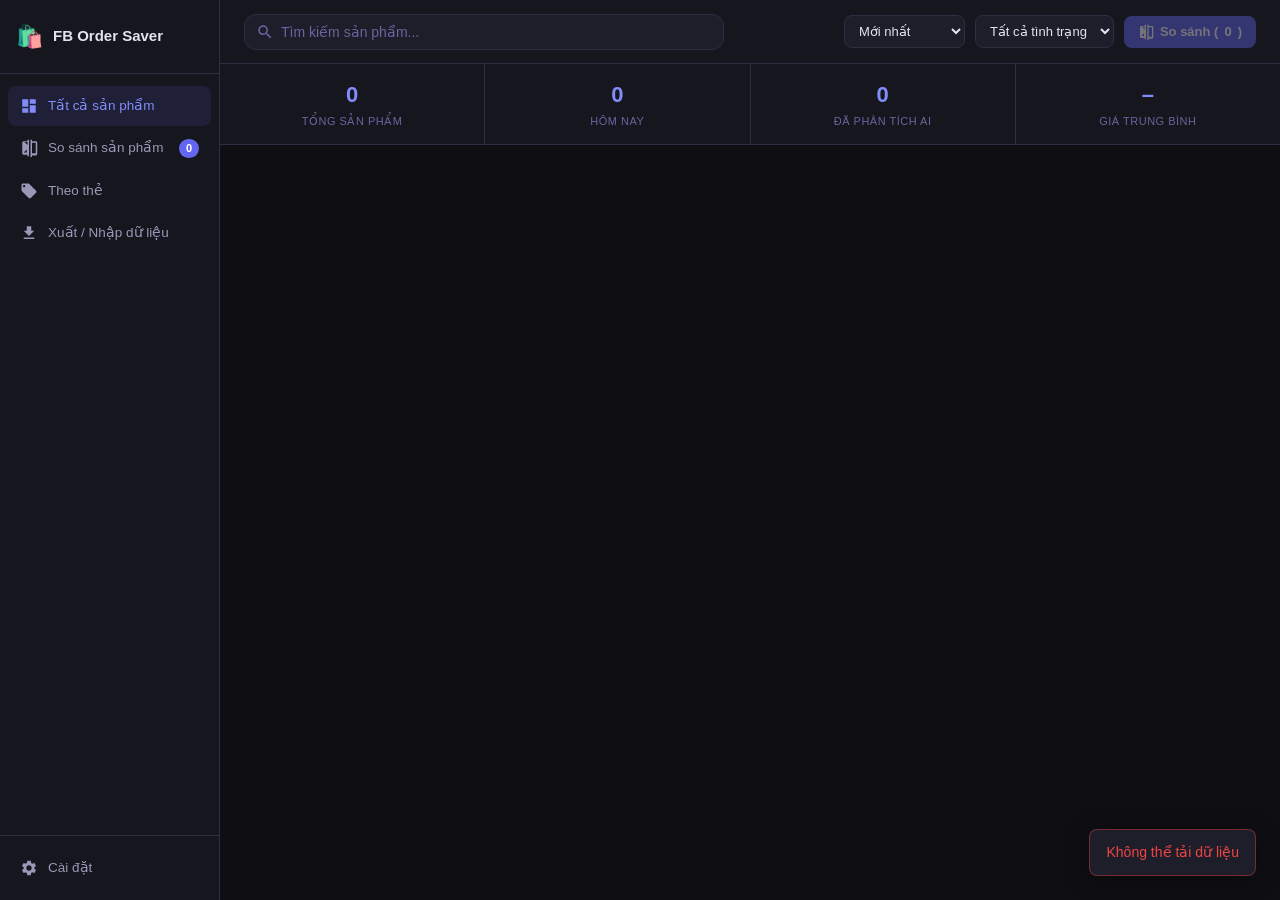
<file: dashboard/index.html>
<!DOCTYPE html>
<html lang="vi">
<head>
  <meta charset="UTF-8" />
  <meta name="viewport" content="width=device-width, initial-scale=1.0" />
  <title>FB Order Saver – Dashboard</title>
  <link rel="stylesheet" href="dashboard.css" />
</head>
<body>
  <!-- Sidebar -->
  <aside class="sidebar">
    <div class="sidebar-logo">
      <span class="logo-icon">🛍️</span>
      <span class="logo-text">FB Order Saver</span>
    </div>
    <nav class="sidebar-nav">
      <a href="#" class="nav-item active" data-view="all">
        <svg viewBox="0 0 24 24"><path d="M3 13h8V3H3v10zm0 8h8v-6H3v6zm10 0h8V11h-8v10zm0-18v6h8V3h-8z"/></svg>
        Tất cả sản phẩm
      </a>
      <a href="#" class="nav-item" data-view="compare">
        <svg viewBox="0 0 24 24"><path d="M10 3H5c-1.1 0-2 .9-2 2v14c0 1.1.9 2 2 2h5v2h2V1h-2v2zm0 15H5l4-4v4zm0-10-4-4h4v4zm4-4v20h2v-2h5c1.1 0 2-.9 2-2V5c0-1.1-.9-2-2-2h-5V1h-2zm2 18V5h5v14h-5z"/></svg>
        So sánh sản phẩm
        <span class="compare-badge" id="compareBadge">0</span>
      </a>
      <a href="#" class="nav-item" data-view="tags">
        <svg viewBox="0 0 24 24"><path d="M21.41 11.58l-9-9C12.05 2.22 11.55 2 11 2H4c-1.1 0-2 .9-2 2v7c0 .55.22 1.05.59 1.42l9 9c.36.36.86.58 1.41.58.55 0 1.05-.22 1.41-.59l7-7c.37-.36.59-.86.59-1.41 0-.55-.23-1.06-.59-1.42zM5.5 7C4.67 7 4 6.33 4 5.5S4.67 4 5.5 4 7 4.67 7 5.5 6.33 7 5.5 7z"/></svg>
        Theo thẻ
      </a>
      <a href="#" class="nav-item" data-view="export">
        <svg viewBox="0 0 24 24"><path d="M19 9h-4V3H9v6H5l7 7 7-7zM5 18v2h14v-2H5z"/></svg>
        Xuất / Nhập dữ liệu
      </a>
    </nav>
    <div class="sidebar-footer">
      <a href="../settings/settings.html" class="nav-item" target="_blank">
        <svg viewBox="0 0 24 24"><path d="M19.14,12.94c0.04-0.3,0.06-0.61,0.06-0.94c0-0.32-0.02-0.64-0.07-0.94l2.03-1.58c0.18-0.14,0.23-0.41,0.12-0.61 l-1.92-3.32c-0.12-0.22-0.37-0.29-0.59-0.22l-2.39,0.96c-0.5-0.38-1.03-0.7-1.62-0.94L14.4,2.81c-0.04-0.24-0.24-0.41-0.48-0.41 h-3.84c-0.24,0-0.43,0.17-0.47,0.41L9.25,5.35C8.66,5.59,8.12,5.92,7.63,6.29L5.24,5.33c-0.22-0.08-0.47,0-0.59,0.22L2.74,8.87 C2.62,9.08,2.66,9.34,2.86,9.48l2.03,1.58C4.84,11.36,4.8,11.69,4.8,12s0.02,0.64,0.07,0.94l-2.03,1.58 c-0.18,0.14-0.23,0.41-0.12,0.61l1.92,3.32c0.12,0.22,0.37,0.29,0.59,0.22l2.39-0.96c0.5,0.38,1.03,0.7,1.62,0.94l0.36,2.54 c0.05,0.24,0.24,0.41,0.48,0.41h3.84c0.24,0,0.44-0.17,0.47-0.41l0.36-2.54c0.59-0.24,1.13-0.56,1.62-0.94l2.39,0.96 c0.22,0.08,0.47,0,0.59-0.22l1.92-3.32c0.12-0.22,0.07-0.47-0.12-0.61L19.14,12.94z M12,15.6c-1.98,0-3.6-1.62-3.6-3.6 s1.62-3.6,3.6-3.6s3.6,1.62,3.6,3.6S13.98,15.6,12,15.6z"/></svg>
        Cài đặt
      </a>
    </div>
  </aside>

  <!-- Main content -->
  <main class="main">
    <!-- Header bar -->
    <header class="topbar">
      <div class="search-wrap">
        <svg class="search-icon" viewBox="0 0 24 24"><path d="M15.5 14h-.79l-.28-.27C15.41 12.59 16 11.11 16 9.5 16 5.91 13.09 3 9.5 3S3 5.91 3 9.5 5.91 16 9.5 16c1.61 0 3.09-.59 4.23-1.57l.27.28v.79l5 4.99L20.49 19l-4.99-5zm-6 0C7.01 14 5 11.99 5 9.5S7.01 5 9.5 5 14 7.01 14 9.5 11.99 14 9.5 14z"/></svg>
        <input type="text" id="searchInput" class="search-input" placeholder="Tìm kiếm sản phẩm..." />
        <button class="search-clear" id="searchClear" hidden>✕</button>
      </div>
      <div class="topbar-actions">
        <select id="sortSelect" class="select-control">
          <option value="savedAt_desc">Mới nhất</option>
          <option value="savedAt_asc">Cũ nhất</option>
          <option value="price_asc">Giá tăng dần</option>
          <option value="price_desc">Giá giảm dần</option>
          <option value="title_asc">Tên A-Z</option>
        </select>
        <select id="filterCondition" class="select-control">
          <option value="">Tất cả tình trạng</option>
          <option value="new">Mới</option>
          <option value="like_new">Như mới</option>
          <option value="used">Đã qua sử dụng</option>
          <option value="old">Cũ</option>
        </select>
        <button class="btn btn-primary" id="compareBtn" disabled>
          <svg viewBox="0 0 24 24"><path d="M10 3H5c-1.1 0-2 .9-2 2v14c0 1.1.9 2 2 2h5v2h2V1h-2v2zm0 15H5l4-4v4zm0-10-4-4h4v4zm4-4v20h2v-2h5c1.1 0 2-.9 2-2V5c0-1.1-.9-2-2-2h-5V1h-2zm2 18V5h5v14h-5z"/></svg>
          So sánh (<span id="compareCount">0</span>)
        </button>
      </div>
    </header>

    <!-- Stats bar -->
    <div class="stats-bar" id="statsBar">
      <div class="stat-item">
        <span class="stat-value" id="totalCount">0</span>
        <span class="stat-label">Tổng sản phẩm</span>
      </div>
      <div class="stat-item">
        <span class="stat-value" id="todayCount">0</span>
        <span class="stat-label">Hôm nay</span>
      </div>
      <div class="stat-item">
        <span class="stat-value" id="analyzedCount">0</span>
        <span class="stat-label">Đã phân tích AI</span>
      </div>
      <div class="stat-item">
        <span class="stat-value" id="avgPrice">–</span>
        <span class="stat-label">Giá trung bình</span>
      </div>
    </div>

    <!-- View: All products -->
    <div id="viewAll" class="view active">
      <div class="products-grid" id="productsGrid">
        <!-- Products rendered here -->
      </div>
      <div class="empty-state" id="emptyState" hidden>
        <div class="empty-icon">📦</div>
        <h3>Chưa có sản phẩm nào</h3>
        <p>Hãy vào Facebook và nhấn nút "Lưu đơn hàng" trên các bài đăng.</p>
      </div>
      <div class="loading-state" id="loadingState">
        <div class="spinner"></div>
        <p>Đang tải...</p>
      </div>
    </div>

    <!-- View: Compare -->
    <div id="viewCompare" class="view">
      <div class="compare-header">
        <h2>So sánh sản phẩm</h2>
        <p class="compare-hint">Chọn sản phẩm từ danh sách (tối đa 4) để so sánh</p>
        <button class="btn btn-ghost" id="clearCompare">Xóa tất cả</button>
      </div>
      <div class="compare-table-wrap" id="compareTableWrap">
        <div class="compare-empty">
          <p>Chưa chọn sản phẩm nào để so sánh.</p>
          <button class="btn btn-primary" onclick="setView('all')">Chọn sản phẩm</button>
        </div>
      </div>
      <div class="ai-compare-result" id="aiCompareResult" hidden>
        <h3>🤖 Phân tích AI</h3>
        <div id="aiCompareContent"></div>
      </div>
    </div>

    <!-- View: Tags -->
    <div id="viewTags" class="view">
      <div class="tags-container" id="tagsContainer">
        <div class="loading-state"><div class="spinner"></div></div>
      </div>
    </div>

    <!-- View: Export -->
    <div id="viewExport" class="view">
      <div class="export-section">
        <h2>Xuất / Nhập dữ liệu</h2>
        <div class="export-cards">
          <div class="export-card">
            <div class="export-card-icon">📤</div>
            <h3>Xuất dữ liệu</h3>
            <p>Tải xuống toàn bộ dữ liệu sản phẩm dưới dạng JSON.</p>
            <button class="btn btn-primary" id="exportBtn">Xuất JSON</button>
          </div>
          <div class="export-card">
            <div class="export-card-icon">📥</div>
            <h3>Nhập dữ liệu</h3>
            <p>Nhập dữ liệu từ file JSON đã xuất trước đó.</p>
            <input type="file" id="importFile" accept=".json" hidden />
            <button class="btn btn-secondary" id="importBtn">Chọn file JSON</button>
          </div>
          <div class="export-card">
            <div class="export-card-icon">🗑️</div>
            <h3>Xóa dữ liệu</h3>
            <p>Xóa toàn bộ sản phẩm đã lưu. Hành động này không thể hoàn tác.</p>
            <button class="btn btn-danger" id="deleteAllBtn">Xóa tất cả</button>
          </div>
        </div>
      </div>
    </div>
  </main>

  <!-- Product detail modal -->
  <div class="modal-overlay" id="modalOverlay" hidden>
    <div class="modal" id="productModal">
      <button class="modal-close" id="modalClose">✕</button>
      <div class="modal-content" id="modalContent"></div>
    </div>
  </div>

  <!-- Compare AI loading overlay -->
  <div class="ai-loading-overlay" id="aiLoadingOverlay" hidden>
    <div class="ai-loading-box">
      <div class="spinner large"></div>
      <p>AI đang phân tích và so sánh...</p>
    </div>
  </div>

  <!-- Toast container -->
  <div class="toast-container" id="toastContainer"></div>

  <script src="dashboard.js"></script>
</body>
</html>
</file>
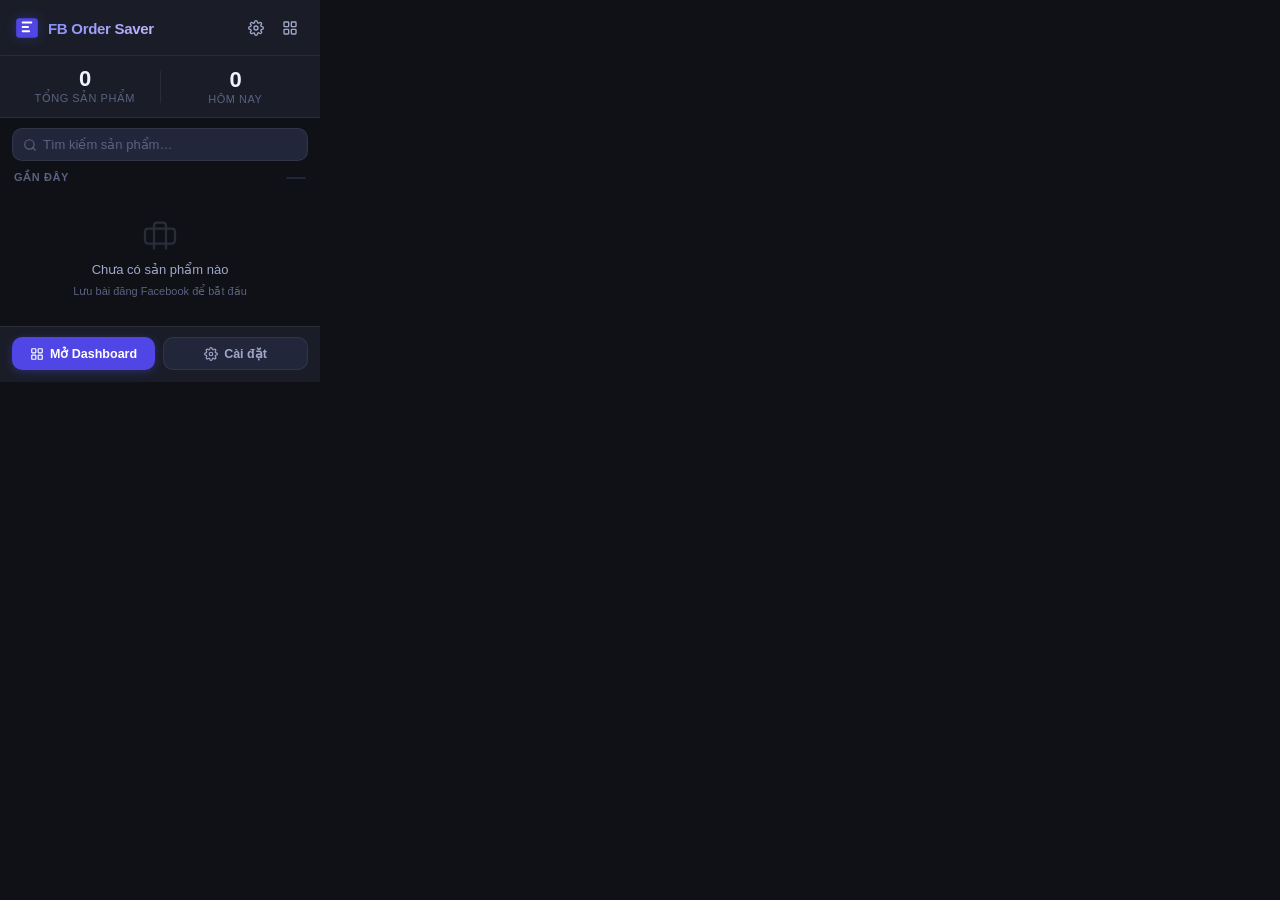
<file: popup/popup.html>
<!DOCTYPE html>
<html lang="vi">
<head>
  <meta charset="UTF-8" />
  <meta name="viewport" content="width=device-width, initial-scale=1.0" />
  <title>FB Order Saver</title>
  <link rel="stylesheet" href="popup.css" />
</head>
<body>
  <!-- Header -->
  <header class="header">
    <div class="header-brand">
      <svg class="brand-icon" viewBox="0 0 24 24" fill="none" xmlns="http://www.w3.org/2000/svg">
        <rect x="2" y="3" width="20" height="18" rx="3" fill="#4F46E5"/>
        <path d="M8 7h8M8 11h5M8 15h6" stroke="#fff" stroke-width="1.8" stroke-linecap="round"/>
      </svg>
      <span class="brand-name">FB Order Saver</span>
    </div>
    <div class="header-actions">
      <button class="icon-btn" id="btnSettings" title="Cài đặt">
        <svg viewBox="0 0 24 24" fill="none" stroke="currentColor" stroke-width="2" stroke-linecap="round" stroke-linejoin="round">
          <circle cx="12" cy="12" r="3"/>
          <path d="M19.4 15a1.65 1.65 0 0 0 .33 1.82l.06.06a2 2 0 0 1-2.83 2.83l-.06-.06a1.65 1.65 0 0 0-1.82-.33 1.65 1.65 0 0 0-1 1.51V21a2 2 0 0 1-4 0v-.09A1.65 1.65 0 0 0 9 19.4a1.65 1.65 0 0 0-1.82.33l-.06.06a2 2 0 0 1-2.83-2.83l.06-.06A1.65 1.65 0 0 0 4.68 15a1.65 1.65 0 0 0-1.51-1H3a2 2 0 0 1 0-4h.09A1.65 1.65 0 0 0 4.6 9a1.65 1.65 0 0 0-.33-1.82l-.06-.06a2 2 0 0 1 2.83-2.83l.06.06A1.65 1.65 0 0 0 9 4.68a1.65 1.65 0 0 0 1-1.51V3a2 2 0 0 1 4 0v.09a1.65 1.65 0 0 0 1 1.51 1.65 1.65 0 0 0 1.82-.33l.06-.06a2 2 0 0 1 2.83 2.83l-.06.06A1.65 1.65 0 0 0 19.4 9a1.65 1.65 0 0 0 1.51 1H21a2 2 0 0 1 0 4h-.09a1.65 1.65 0 0 0-1.51 1z"/>
        </svg>
      </button>
      <button class="icon-btn" id="btnDashboard" title="Dashboard">
        <svg viewBox="0 0 24 24" fill="none" stroke="currentColor" stroke-width="2" stroke-linecap="round" stroke-linejoin="round">
          <rect x="3" y="3" width="7" height="7" rx="1"/>
          <rect x="14" y="3" width="7" height="7" rx="1"/>
          <rect x="3" y="14" width="7" height="7" rx="1"/>
          <rect x="14" y="14" width="7" height="7" rx="1"/>
        </svg>
      </button>
    </div>
  </header>

  <!-- Quick Stats -->
  <section class="stats-row">
    <div class="stat-card">
      <span class="stat-value" id="statTotal">—</span>
      <span class="stat-label">Tổng sản phẩm</span>
    </div>
    <div class="stat-divider"></div>
    <div class="stat-card">
      <span class="stat-value" id="statToday">—</span>
      <span class="stat-label">Hôm nay</span>
    </div>
  </section>

  <!-- Search Bar -->
  <div class="search-wrapper">
    <svg class="search-icon" viewBox="0 0 24 24" fill="none" stroke="currentColor" stroke-width="2" stroke-linecap="round" stroke-linejoin="round">
      <circle cx="11" cy="11" r="8"/>
      <line x1="21" y1="21" x2="16.65" y2="16.65"/>
    </svg>
    <input type="text" class="search-input" id="searchInput" placeholder="Tìm kiếm sản phẩm…" autocomplete="off" />
    <button class="search-clear hidden" id="searchClear" title="Xóa">
      <svg viewBox="0 0 24 24" fill="none" stroke="currentColor" stroke-width="2.5" stroke-linecap="round">
        <line x1="18" y1="6" x2="6" y2="18"/><line x1="6" y1="6" x2="18" y2="18"/>
      </svg>
    </button>
  </div>

  <!-- Recent Products -->
  <section class="products-section">
    <div class="section-header">
      <span class="section-title">Gần đây</span>
      <span class="section-count" id="sectionCount"></span>
    </div>
    <ul class="product-list" id="productList">
      <li class="product-empty" id="emptyState">
        <svg viewBox="0 0 24 24" fill="none" stroke="currentColor" stroke-width="1.5">
          <path d="M20 7H4a2 2 0 0 0-2 2v6a2 2 0 0 0 2 2h16a2 2 0 0 0 2-2V9a2 2 0 0 0-2-2z"/>
          <path d="M16 21V5a2 2 0 0 0-2-2h-4a2 2 0 0 0-2 2v16"/>
        </svg>
        <p>Chưa có sản phẩm nào</p>
        <small>Lưu bài đăng Facebook để bắt đầu</small>
      </li>
    </ul>
  </section>

  <!-- Footer Actions -->
  <footer class="footer">
    <button class="btn btn-primary" id="btnOpenDashboard">
      <svg viewBox="0 0 24 24" fill="none" stroke="currentColor" stroke-width="2" stroke-linecap="round" stroke-linejoin="round">
        <rect x="3" y="3" width="7" height="7" rx="1"/><rect x="14" y="3" width="7" height="7" rx="1"/>
        <rect x="3" y="14" width="7" height="7" rx="1"/><rect x="14" y="14" width="7" height="7" rx="1"/>
      </svg>
      Mở Dashboard
    </button>
    <button class="btn btn-secondary" id="btnOpenSettings">
      <svg viewBox="0 0 24 24" fill="none" stroke="currentColor" stroke-width="2" stroke-linecap="round" stroke-linejoin="round">
        <circle cx="12" cy="12" r="3"/>
        <path d="M19.4 15a1.65 1.65 0 0 0 .33 1.82l.06.06a2 2 0 0 1-2.83 2.83l-.06-.06a1.65 1.65 0 0 0-1.82-.33 1.65 1.65 0 0 0-1 1.51V21a2 2 0 0 1-4 0v-.09A1.65 1.65 0 0 0 9 19.4a1.65 1.65 0 0 0-1.82.33l-.06.06a2 2 0 0 1-2.83-2.83l.06-.06A1.65 1.65 0 0 0 4.68 15a1.65 1.65 0 0 0-1.51-1H3a2 2 0 0 1 0-4h.09A1.65 1.65 0 0 0 4.6 9a1.65 1.65 0 0 0-.33-1.82l-.06-.06a2 2 0 0 1 2.83-2.83l.06.06A1.65 1.65 0 0 0 9 4.68a1.65 1.65 0 0 0 1-1.51V3a2 2 0 0 1 4 0v.09a1.65 1.65 0 0 0 1 1.51 1.65 1.65 0 0 0 1.82-.33l.06-.06a2 2 0 0 1 2.83 2.83l-.06.06A1.65 1.65 0 0 0 19.4 9a1.65 1.65 0 0 0 1.51 1H21a2 2 0 0 1 0 4h-.09a1.65 1.65 0 0 0-1.51 1z"/>
      </svg>
      Cài đặt
    </button>
  </footer>

  <!-- Delete confirmation toast -->
  <div class="toast" id="toast"></div>

  <script src="popup.js"></script>
</body>
</html>
</file>
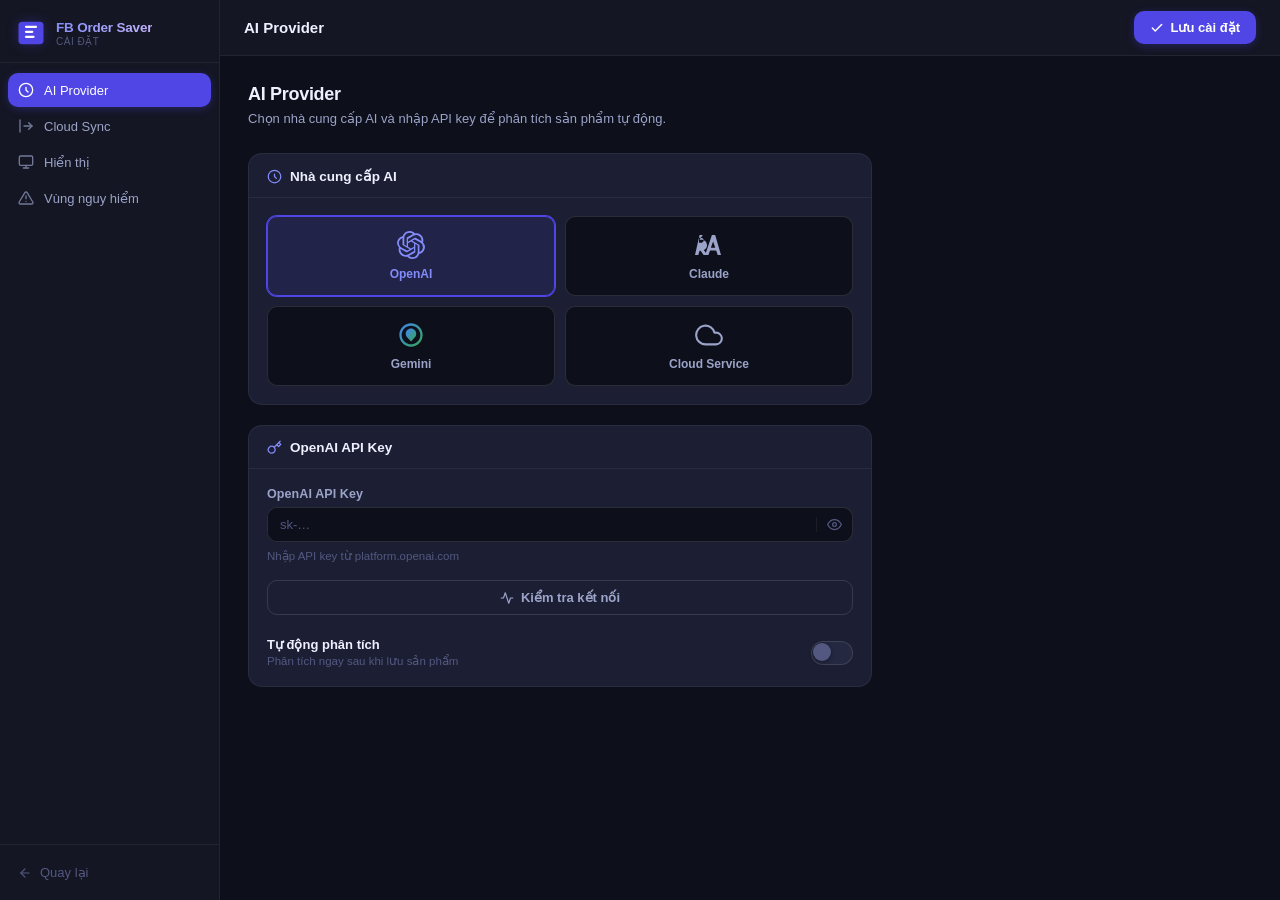
<file: settings/settings.html>
<!DOCTYPE html>
<html lang="vi">
<head>
  <meta charset="UTF-8" />
  <meta name="viewport" content="width=device-width, initial-scale=1.0" />
  <title>Cài đặt – FB Order Saver</title>
  <link rel="stylesheet" href="settings.css" />
</head>
<body>

  <!-- App Shell -->
  <div class="app-shell">

    <!-- Sidebar -->
    <aside class="sidebar" id="sidebar">
      <div class="sidebar-brand">
        <svg class="brand-icon" viewBox="0 0 24 24" fill="none" xmlns="http://www.w3.org/2000/svg">
          <rect x="2" y="3" width="20" height="18" rx="3" fill="#4F46E5"/>
          <path d="M8 7h8M8 11h5M8 15h6" stroke="#fff" stroke-width="1.8" stroke-linecap="round"/>
        </svg>
        <div class="brand-text">
          <span class="brand-name">FB Order Saver</span>
          <span class="brand-sub">Cài đặt</span>
        </div>
      </div>

      <nav class="sidebar-nav" role="navigation" aria-label="Điều hướng cài đặt">
        <a href="#ai-provider"    class="nav-item active" data-section="ai-provider">
          <svg viewBox="0 0 24 24" fill="none" stroke="currentColor" stroke-width="2" stroke-linecap="round" stroke-linejoin="round">
            <circle cx="12" cy="12" r="10"/>
            <path d="M12 8v4l3 3"/>
          </svg>
          AI Provider
        </a>
        <a href="#cloud-sync"     class="nav-item" data-section="cloud-sync">
          <svg viewBox="0 0 24 24" fill="none" stroke="currentColor" stroke-width="2" stroke-linecap="round" stroke-linejoin="round">
            <polyline points="16 17 21 12 16 7"/>
            <path d="M21 12H9"/>
            <path d="M3 3v18"/>
          </svg>
          Cloud Sync
        </a>
        <a href="#display"        class="nav-item" data-section="display">
          <svg viewBox="0 0 24 24" fill="none" stroke="currentColor" stroke-width="2" stroke-linecap="round" stroke-linejoin="round">
            <rect x="2" y="3" width="20" height="14" rx="2"/>
            <line x1="8" y1="21" x2="16" y2="21"/>
            <line x1="12" y1="17" x2="12" y2="21"/>
          </svg>
          Hiển thị
        </a>
        <a href="#danger-zone"    class="nav-item nav-item-danger" data-section="danger-zone">
          <svg viewBox="0 0 24 24" fill="none" stroke="currentColor" stroke-width="2" stroke-linecap="round" stroke-linejoin="round">
            <path d="M10.29 3.86L1.82 18a2 2 0 0 0 1.71 3h16.94a2 2 0 0 0 1.71-3L13.71 3.86a2 2 0 0 0-3.42 0z"/>
            <line x1="12" y1="9" x2="12" y2="13"/>
            <line x1="12" y1="17" x2="12.01" y2="17"/>
          </svg>
          Vùng nguy hiểm
        </a>
      </nav>

      <div class="sidebar-footer">
        <a href="#" class="back-link" id="btnBack">
          <svg viewBox="0 0 24 24" fill="none" stroke="currentColor" stroke-width="2" stroke-linecap="round" stroke-linejoin="round">
            <line x1="19" y1="12" x2="5" y2="12"/>
            <polyline points="12 19 5 12 12 5"/>
          </svg>
          Quay lại
        </a>
      </div>
    </aside>

    <!-- Main content -->
    <main class="main-content" id="mainContent">

      <!-- Top bar -->
      <div class="topbar">
        <button class="topbar-menu-btn" id="menuToggle" aria-label="Menu" aria-expanded="false">
          <svg viewBox="0 0 24 24" fill="none" stroke="currentColor" stroke-width="2" stroke-linecap="round" stroke-linejoin="round">
            <line x1="3" y1="6" x2="21" y2="6"/>
            <line x1="3" y1="12" x2="21" y2="12"/>
            <line x1="3" y1="18" x2="21" y2="18"/>
          </svg>
        </button>
        <h1 class="topbar-title" id="topbarTitle">AI Provider</h1>
        <div class="topbar-actions">
          <div class="save-feedback" id="saveFeedback" aria-live="polite"></div>
          <button class="btn btn-primary" id="btnSave">
            <svg viewBox="0 0 24 24" fill="none" stroke="currentColor" stroke-width="2.5" stroke-linecap="round" stroke-linejoin="round">
              <polyline points="20 6 9 17 4 12"/>
            </svg>
            Lưu cài đặt
          </button>
        </div>
      </div>

      <!-- Scrollable content area -->
      <div class="content-scroll">

        <!-- ══════════════════════════════════════════════════
             SECTION: AI Provider
        ══════════════════════════════════════════════════ -->
        <section class="settings-section" id="ai-provider" data-title="AI Provider">
          <div class="section-intro">
            <h2 class="section-heading">AI Provider</h2>
            <p class="section-desc">Chọn nhà cung cấp AI và nhập API key để phân tích sản phẩm tự động.</p>
          </div>

          <!-- Provider selection -->
          <div class="card">
            <div class="card-header">
              <svg viewBox="0 0 24 24" fill="none" stroke="currentColor" stroke-width="2" stroke-linecap="round" stroke-linejoin="round">
                <circle cx="12" cy="12" r="10"/>
                <path d="M12 8v4l3 3"/>
              </svg>
              <span>Nhà cung cấp AI</span>
            </div>
            <div class="card-body">
              <div class="radio-grid" id="providerGrid" role="radiogroup" aria-label="Chọn AI provider">

                <label class="radio-card" data-value="openai">
                  <input type="radio" name="aiProvider" value="openai" />
                  <div class="radio-card-inner">
                    <svg class="provider-logo" viewBox="0 0 24 24" fill="currentColor">
                      <path d="M22.282 9.821a5.985 5.985 0 0 0-.516-4.91 6.046 6.046 0 0 0-6.51-2.9A6.065 6.065 0 0 0 4.981 4.18a5.985 5.985 0 0 0-3.998 2.9 6.046 6.046 0 0 0 .743 7.097 5.98 5.98 0 0 0 .51 4.911 6.051 6.051 0 0 0 6.515 2.9A5.985 5.985 0 0 0 13.26 24a6.056 6.056 0 0 0 5.772-4.206 5.99 5.99 0 0 0 3.997-2.9 6.056 6.056 0 0 0-.747-7.073zM13.26 22.43a4.476 4.476 0 0 1-2.876-1.04l.141-.081 4.779-2.758a.795.795 0 0 0 .392-.681v-6.737l2.02 1.168a.071.071 0 0 1 .038.052v5.583a4.504 4.504 0 0 1-4.494 4.494zM3.6 18.304a4.47 4.47 0 0 1-.535-3.014l.142.085 4.783 2.759a.771.771 0 0 0 .78 0l5.843-3.369v2.332a.08.08 0 0 1-.033.062L9.74 19.95a4.5 4.5 0 0 1-6.14-1.646zM2.34 7.896a4.485 4.485 0 0 1 2.366-1.973V11.6a.766.766 0 0 0 .388.676l5.815 3.355-2.02 1.168a.076.076 0 0 1-.071 0L4.05 14.35A4.501 4.501 0 0 1 2.34 7.896zm16.597 3.855l-5.843-3.387 2.02-1.168a.076.076 0 0 1 .071 0l4.768 2.751a4.5 4.5 0 0 1-.696 8.118v-5.697a.79.79 0 0 0-.32-.617zm2.01-3.023l-.141-.085-4.774-2.782a.776.776 0 0 0-.785 0L9.409 9.23V6.897a.066.066 0 0 1 .027-.057l4.761-2.746a4.5 4.5 0 0 1 6.683 4.668zm-12.64 4.135l-2.02-1.164a.08.08 0 0 1-.038-.057V6.075a4.5 4.5 0 0 1 7.375-3.453l-.142.08L8.704 5.46a.795.795 0 0 0-.393.681zm1.097-2.365l2.602-1.5 2.607 1.5v2.999l-2.597 1.5-2.607-1.5z"/>
                    </svg>
                    <span class="radio-card-label">OpenAI</span>
                  </div>
                </label>

                <label class="radio-card" data-value="anthropic">
                  <input type="radio" name="aiProvider" value="anthropic" />
                  <div class="radio-card-inner">
                    <svg class="provider-logo" viewBox="0 0 24 24" fill="currentColor">
                      <path d="M17.3 3.4h-2.8L8.7 20.6h2.8l1.4-3.9h5.2l1.4 3.9h2.8L17.3 3.4zm-3.7 11l1.9-5.4 1.9 5.4h-3.8zm-6.9-11H3.9L0 20.6h2.8L3.9 17h.3c.2 0 .4 0 .6-.1l2.6 3.7h3.3L7.5 16.3c1.8-.7 2.8-2.2 2.8-4.1 0-2.7-1.8-4.8-5.1-4.8H3.8L6.7 3.4zm-3.3 8.7v-6.4h1.5c1.6 0 2.5.9 2.5 2.2 0 1.3-.8 2.2-2.5 2.2H3.4z"/>
                    </svg>
                    <span class="radio-card-label">Claude</span>
                  </div>
                </label>

                <label class="radio-card" data-value="gemini">
                  <input type="radio" name="aiProvider" value="gemini" />
                  <div class="radio-card-inner">
                    <svg class="provider-logo" viewBox="0 0 24 24" fill="none">
                      <defs>
                        <linearGradient id="gemGrad" x1="0" y1="0" x2="1" y2="1">
                          <stop offset="0%" stop-color="#4285F4"/>
                          <stop offset="100%" stop-color="#34A853"/>
                        </linearGradient>
                      </defs>
                      <path d="M12 2C6.48 2 2 6.48 2 12s4.48 10 10 10 10-4.48 10-10S17.52 2 12 2zm0 18c-4.41 0-8-3.59-8-8s3.59-8 8-8 8 3.59 8 8-3.59 8-8 8z" fill="url(#gemGrad)"/>
                      <path d="M12 6.5C9.52 6.5 7.5 8.52 7.5 11c0 1.27.52 2.41 1.36 3.23L12 17.5l3.14-3.27A4.48 4.48 0 0 0 16.5 11c0-2.48-2.02-4.5-4.5-4.5z" fill="url(#gemGrad)"/>
                    </svg>
                    <span class="radio-card-label">Gemini</span>
                  </div>
                </label>

                <label class="radio-card" data-value="cloud">
                  <input type="radio" name="aiProvider" value="cloud" />
                  <div class="radio-card-inner">
                    <svg class="provider-logo" viewBox="0 0 24 24" fill="none" stroke="currentColor" stroke-width="1.8" stroke-linecap="round" stroke-linejoin="round">
                      <path d="M18 10h-1.26A8 8 0 1 0 9 20h9a5 5 0 0 0 0-10z"/>
                    </svg>
                    <span class="radio-card-label">Cloud Service</span>
                  </div>
                </label>

              </div>
            </div>
          </div>

          <!-- API Key -->
          <div class="card" id="apiKeyCard">
            <div class="card-header">
              <svg viewBox="0 0 24 24" fill="none" stroke="currentColor" stroke-width="2" stroke-linecap="round" stroke-linejoin="round">
                <path d="M21 2l-2 2m-7.61 7.61a5.5 5.5 0 1 1-7.778 7.778 5.5 5.5 0 0 1 7.777-7.777zm0 0L15.5 7.5m0 0l3 3L22 7l-3-3m-3.5 3.5L19 4"/>
              </svg>
              <span id="apiKeyCardTitle">OpenAI API Key</span>
            </div>
            <div class="card-body">
              <div class="field-group">
                <label class="field-label" for="apiKeyInput" id="apiKeyLabel">API Key</label>
                <div class="input-with-action">
                  <input
                    type="password"
                    class="text-input"
                    id="apiKeyInput"
                    placeholder="sk-…"
                    autocomplete="off"
                    spellcheck="false"
                  />
                  <button class="input-action-btn" id="toggleApiKey" title="Hiện/Ẩn API key" aria-label="Hiện/ẩn API key" type="button">
                    <svg id="iconShow" viewBox="0 0 24 24" fill="none" stroke="currentColor" stroke-width="2" stroke-linecap="round" stroke-linejoin="round">
                      <path d="M1 12s4-8 11-8 11 8 11 8-4 8-11 8-11-8-11-8z"/>
                      <circle cx="12" cy="12" r="3"/>
                    </svg>
                    <svg id="iconHide" class="hidden" viewBox="0 0 24 24" fill="none" stroke="currentColor" stroke-width="2" stroke-linecap="round" stroke-linejoin="round">
                      <path d="M17.94 17.94A10.07 10.07 0 0 1 12 20c-7 0-11-8-11-8a18.45 18.45 0 0 1 5.06-5.94M9.9 4.24A9.12 9.12 0 0 1 12 4c7 0 11 8 11 8a18.5 18.5 0 0 1-2.16 3.19m-6.72-1.07a3 3 0 1 1-4.24-4.24"/>
                      <line x1="1" y1="1" x2="23" y2="23"/>
                    </svg>
                  </button>
                </div>
                <span class="field-hint" id="apiKeyHint">Nhập API key từ platform.openai.com</span>
                <span class="field-error hidden" id="apiKeyError">Định dạng API key không hợp lệ.</span>
              </div>

              <div class="field-group">
                <button class="btn btn-outline" id="btnTestApi" type="button">
                  <svg viewBox="0 0 24 24" fill="none" stroke="currentColor" stroke-width="2" stroke-linecap="round" stroke-linejoin="round">
                    <polyline points="22 12 18 12 15 21 9 3 6 12 2 12"/>
                  </svg>
                  Kiểm tra kết nối
                </button>
                <span class="test-status" id="testStatus" aria-live="polite"></span>
              </div>

              <div class="field-group field-row">
                <label class="toggle-label" for="autoAnalyze">
                  <span class="toggle-text">
                    <span class="toggle-title">Tự động phân tích</span>
                    <span class="toggle-desc">Phân tích ngay sau khi lưu sản phẩm</span>
                  </span>
                  <span class="toggle-switch">
                    <input type="checkbox" id="autoAnalyze" role="switch" />
                    <span class="toggle-track"></span>
                  </span>
                </label>
              </div>
            </div>
          </div>
        </section>

        <!-- ══════════════════════════════════════════════════
             SECTION: Cloud Sync
        ══════════════════════════════════════════════════ -->
        <section class="settings-section hidden" id="cloud-sync" data-title="Cloud Sync">
          <div class="section-intro">
            <h2 class="section-heading">Cloud Sync</h2>
            <p class="section-desc">Đồng bộ dữ liệu sản phẩm với dịch vụ cloud của bạn.</p>
          </div>

          <div class="card">
            <div class="card-header">
              <svg viewBox="0 0 24 24" fill="none" stroke="currentColor" stroke-width="2" stroke-linecap="round" stroke-linejoin="round">
                <polyline points="16 17 21 12 16 7"/>
                <path d="M21 12H9"/>
                <path d="M3 3v18"/>
              </svg>
              <span>Cấu hình đồng bộ</span>
            </div>
            <div class="card-body">
              <div class="field-group field-row">
                <label class="toggle-label" for="enableSync">
                  <span class="toggle-text">
                    <span class="toggle-title">Bật đồng bộ Cloud</span>
                    <span class="toggle-desc">Tự động đồng bộ sau mỗi lần lưu</span>
                  </span>
                  <span class="toggle-switch">
                    <input type="checkbox" id="enableSync" role="switch" />
                    <span class="toggle-track"></span>
                  </span>
                </label>
              </div>

              <div class="field-group" id="syncFields">
                <label class="field-label" for="cloudEndpoint">Endpoint URL</label>
                <input
                  type="url"
                  class="text-input"
                  id="cloudEndpoint"
                  placeholder="https://api.example.com/sync"
                  autocomplete="off"
                  spellcheck="false"
                />
                <span class="field-hint">URL nhận dữ liệu POST từ extension</span>
                <span class="field-error hidden" id="endpointError">URL không hợp lệ.</span>
              </div>

              <div class="field-group" id="syncKeyField">
                <label class="field-label" for="cloudApiKey">Cloud API Key</label>
                <div class="input-with-action">
                  <input
                    type="password"
                    class="text-input"
                    id="cloudApiKey"
                    placeholder="Bearer token hoặc API key"
                    autocomplete="off"
                    spellcheck="false"
                  />
                  <button class="input-action-btn" id="toggleCloudKey" title="Hiện/Ẩn key" aria-label="Hiện/ẩn cloud key" type="button">
                    <svg viewBox="0 0 24 24" fill="none" stroke="currentColor" stroke-width="2" stroke-linecap="round" stroke-linejoin="round">
                      <path d="M1 12s4-8 11-8 11 8 11 8-4 8-11 8-11-8-11-8z"/>
                      <circle cx="12" cy="12" r="3"/>
                    </svg>
                  </button>
                </div>
              </div>

              <div class="info-row" id="lastSyncRow">
                <svg viewBox="0 0 24 24" fill="none" stroke="currentColor" stroke-width="2" stroke-linecap="round" stroke-linejoin="round">
                  <circle cx="12" cy="12" r="10"/>
                  <polyline points="12 6 12 12 16 14"/>
                </svg>
                <span>Lần đồng bộ cuối: <strong id="lastSyncTime">Chưa đồng bộ</strong></span>
              </div>

              <div class="field-group">
                <button class="btn btn-outline" id="btnSyncNow" type="button">
                  <svg viewBox="0 0 24 24" fill="none" stroke="currentColor" stroke-width="2" stroke-linecap="round" stroke-linejoin="round">
                    <polyline points="23 4 23 10 17 10"/>
                    <polyline points="1 20 1 14 7 14"/>
                    <path d="M3.51 9a9 9 0 0 1 14.85-3.36L23 10M1 14l4.64 4.36A9 9 0 0 0 20.49 15"/>
                  </svg>
                  Đồng bộ ngay
                </button>
                <span class="test-status" id="syncStatus" aria-live="polite"></span>
              </div>
            </div>
          </div>

          <!-- Export / Import -->
          <div class="card">
            <div class="card-header">
              <svg viewBox="0 0 24 24" fill="none" stroke="currentColor" stroke-width="2" stroke-linecap="round" stroke-linejoin="round">
                <polyline points="8 17 12 21 16 17"/>
                <line x1="12" y1="12" x2="12" y2="21"/>
                <path d="M20.88 18.09A5 5 0 0 0 18 9h-1.26A8 8 0 1 0 3 16.29"/>
              </svg>
              <span>Xuất / Nhập dữ liệu</span>
            </div>
            <div class="card-body">
              <p class="helper-text">Tải toàn bộ dữ liệu sản phẩm về máy hoặc nhập dữ liệu đã sao lưu.</p>
              <div class="btn-row">
                <button class="btn btn-outline" id="btnExport" type="button">
                  <svg viewBox="0 0 24 24" fill="none" stroke="currentColor" stroke-width="2" stroke-linecap="round" stroke-linejoin="round">
                    <path d="M21 15v4a2 2 0 0 1-2 2H5a2 2 0 0 1-2-2v-4"/>
                    <polyline points="7 10 12 15 17 10"/>
                    <line x1="12" y1="15" x2="12" y2="3"/>
                  </svg>
                  Xuất dữ liệu (JSON)
                </button>
                <button class="btn btn-outline" id="btnImport" type="button">
                  <svg viewBox="0 0 24 24" fill="none" stroke="currentColor" stroke-width="2" stroke-linecap="round" stroke-linejoin="round">
                    <path d="M21 15v4a2 2 0 0 1-2 2H5a2 2 0 0 1-2-2v-4"/>
                    <polyline points="17 8 12 3 7 8"/>
                    <line x1="12" y1="3" x2="12" y2="15"/>
                  </svg>
                  Nhập dữ liệu (JSON)
                </button>
                <input type="file" id="importFileInput" accept=".json" class="hidden" aria-label="Chọn file JSON để nhập" />
              </div>
              <span class="test-status" id="importExportStatus" aria-live="polite"></span>
            </div>
          </div>
        </section>

        <!-- ══════════════════════════════════════════════════
             SECTION: Display Settings
        ══════════════════════════════════════════════════ -->
        <section class="settings-section hidden" id="display" data-title="Hiển thị">
          <div class="section-intro">
            <h2 class="section-heading">Hiển thị</h2>
            <p class="section-desc">Tùy chỉnh giao diện và trải nghiệm người dùng.</p>
          </div>

          <div class="card">
            <div class="card-header">
              <svg viewBox="0 0 24 24" fill="none" stroke="currentColor" stroke-width="2" stroke-linecap="round" stroke-linejoin="round">
                <circle cx="12" cy="12" r="10"/>
                <line x1="2" y1="12" x2="22" y2="12"/>
                <path d="M12 2a15.3 15.3 0 0 1 4 10 15.3 15.3 0 0 1-4 10 15.3 15.3 0 0 1-4-10 15.3 15.3 0 0 1 4-10z"/>
              </svg>
              <span>Ngôn ngữ</span>
            </div>
            <div class="card-body">
              <div class="field-group">
                <label class="field-label" for="languageSelect">Ngôn ngữ giao diện</label>
                <div class="select-wrapper">
                  <select class="select-input" id="languageSelect">
                    <option value="vi">🇻🇳 Tiếng Việt</option>
                    <option value="en">🇬🇧 English</option>
                  </select>
                  <svg class="select-arrow" viewBox="0 0 24 24" fill="none" stroke="currentColor" stroke-width="2.5" stroke-linecap="round" stroke-linejoin="round">
                    <polyline points="6 9 12 15 18 9"/>
                  </svg>
                </div>
              </div>
            </div>
          </div>

          <div class="card">
            <div class="card-header">
              <svg viewBox="0 0 24 24" fill="none" stroke="currentColor" stroke-width="2" stroke-linecap="round" stroke-linejoin="round">
                <rect x="3" y="3" width="18" height="18" rx="3"/>
                <path d="M12 8v8M8 12h8"/>
              </svg>
              <span>Nút Lưu</span>
            </div>
            <div class="card-body">
              <div class="field-group">
                <label class="field-label">Hiển thị nút lưu trên</label>
                <div class="radio-list" role="radiogroup" aria-label="Vị trí nút lưu">
                  <label class="radio-row">
                    <input type="radio" name="showSaveBtn" value="feed" />
                    <span>Feed</span>
                  </label>
                  <label class="radio-row">
                    <input type="radio" name="showSaveBtn" value="marketplace" />
                    <span>Marketplace</span>
                  </label>
                  <label class="radio-row">
                    <input type="radio" name="showSaveBtn" value="both" />
                    <span>Cả hai</span>
                  </label>
                </div>
              </div>
            </div>
          </div>

          <div class="card">
            <div class="card-header">
              <svg viewBox="0 0 24 24" fill="none" stroke="currentColor" stroke-width="2" stroke-linecap="round" stroke-linejoin="round">
                <path d="M18 8A6 6 0 0 0 6 8c0 7-3 9-3 9h18s-3-2-3-9"/>
                <path d="M13.73 21a2 2 0 0 1-3.46 0"/>
              </svg>
              <span>Kiểu thông báo</span>
            </div>
            <div class="card-body">
              <div class="field-group">
                <label class="field-label">Hiển thị thông báo dạng</label>
                <div class="radio-list" role="radiogroup" aria-label="Kiểu thông báo">
                  <label class="radio-row">
                    <input type="radio" name="notificationStyle" value="toast" />
                    <span>Toast (popup nhỏ)</span>
                  </label>
                  <label class="radio-row">
                    <input type="radio" name="notificationStyle" value="badge" />
                    <span>Badge (biểu tượng)</span>
                  </label>
                  <label class="radio-row">
                    <input type="radio" name="notificationStyle" value="none" />
                    <span>Không hiển thị</span>
                  </label>
                </div>
              </div>
            </div>
          </div>
        </section>

        <!-- ══════════════════════════════════════════════════
             SECTION: Danger Zone
        ══════════════════════════════════════════════════ -->
        <section class="settings-section hidden" id="danger-zone" data-title="Vùng nguy hiểm">
          <div class="section-intro">
            <h2 class="section-heading">Vùng nguy hiểm</h2>
            <p class="section-desc">Các hành động không thể hoàn tác. Hãy thận trọng.</p>
          </div>

          <div class="card card-danger">
            <div class="card-header">
              <svg viewBox="0 0 24 24" fill="none" stroke="currentColor" stroke-width="2" stroke-linecap="round" stroke-linejoin="round">
                <path d="M10.29 3.86L1.82 18a2 2 0 0 0 1.71 3h16.94a2 2 0 0 0 1.71-3L13.71 3.86a2 2 0 0 0-3.42 0z"/>
                <line x1="12" y1="9" x2="12" y2="13"/>
                <line x1="12" y1="17" x2="12.01" y2="17"/>
              </svg>
              <span>Xóa dữ liệu</span>
            </div>
            <div class="card-body">
              <p class="helper-text danger-text">
                Xóa toàn bộ sản phẩm đã lưu, cài đặt và lịch sử. Hành động này <strong>không thể hoàn tác</strong>.
              </p>
              <button class="btn btn-danger" id="btnDeleteAll" type="button">
                <svg viewBox="0 0 24 24" fill="none" stroke="currentColor" stroke-width="2" stroke-linecap="round" stroke-linejoin="round">
                  <polyline points="3 6 5 6 21 6"/>
                  <path d="M19 6l-1 14a2 2 0 0 1-2 2H8a2 2 0 0 1-2-2L5 6"/>
                  <path d="M10 11v6M14 11v6"/>
                  <path d="M9 6V4h6v2"/>
                </svg>
                Xóa tất cả dữ liệu
              </button>
            </div>
          </div>
        </section>

      </div><!-- /content-scroll -->
    </main>
  </div>

  <!-- Confirmation Dialog -->
  <div class="dialog-overlay hidden" id="dialogOverlay" role="dialog" aria-modal="true" aria-labelledby="dialogTitle">
    <div class="dialog" id="dialog">
      <div class="dialog-icon">
        <svg viewBox="0 0 24 24" fill="none" stroke="currentColor" stroke-width="2" stroke-linecap="round" stroke-linejoin="round">
          <path d="M10.29 3.86L1.82 18a2 2 0 0 0 1.71 3h16.94a2 2 0 0 0 1.71-3L13.71 3.86a2 2 0 0 0-3.42 0z"/>
          <line x1="12" y1="9" x2="12" y2="13"/>
          <line x1="12" y1="17" x2="12.01" y2="17"/>
        </svg>
      </div>
      <h3 class="dialog-title" id="dialogTitle">Xác nhận xóa tất cả dữ liệu?</h3>
      <p class="dialog-body">Tất cả sản phẩm, cài đặt và lịch sử sẽ bị xóa vĩnh viễn. Bạn không thể khôi phục sau khi xác nhận.</p>
      <div class="dialog-actions">
        <button class="btn btn-ghost" id="dialogCancel" type="button">Hủy</button>
        <button class="btn btn-danger" id="dialogConfirm" type="button">
          <svg viewBox="0 0 24 24" fill="none" stroke="currentColor" stroke-width="2.5" stroke-linecap="round">
            <polyline points="3 6 5 6 21 6"/>
            <path d="M19 6l-1 14a2 2 0 0 1-2 2H8a2 2 0 0 1-2-2L5 6"/>
            <path d="M9 6V4h6v2"/>
          </svg>
          Xóa tất cả
        </button>
      </div>
    </div>
  </div>

  <!-- Toast Notification -->
  <div class="page-toast hidden" id="pageToast" aria-live="assertive" role="alert">
    <svg id="toastIcon" viewBox="0 0 24 24" fill="none" stroke="currentColor" stroke-width="2.5" stroke-linecap="round" stroke-linejoin="round">
      <polyline points="20 6 9 17 4 12"/>
    </svg>
    <span id="toastMessage"></span>
  </div>

  <script src="settings.js"></script>
</body>
</html>
</file>
<file: dashboard/dashboard.css>
:root {
  --bg: #0f0f13;
  --bg2: #16161e;
  --bg3: #1e1e2a;
  --bg4: #252535;
  --border: #2e2e42;
  --text: #e4e4f0;
  --text2: #9898b8;
  --text3: #6666a0;
  --accent: #6366f1;
  --accent2: #818cf8;
  --accent-bg: rgba(99,102,241,0.12);
  --green: #22c55e;
  --red: #ef4444;
  --yellow: #eab308;
  --orange: #f97316;
  --sidebar-w: 220px;
  --topbar-h: 64px;
  --radius: 12px;
  --radius-sm: 8px;
  --shadow: 0 4px 24px rgba(0,0,0,0.4);
}

*, *::before, *::after { box-sizing: border-box; margin: 0; padding: 0; }

body {
  font-family: -apple-system, BlinkMacSystemFont, 'Segoe UI', sans-serif;
  background: var(--bg);
  color: var(--text);
  display: flex;
  min-height: 100vh;
  font-size: 14px;
  line-height: 1.5;
}

/* ─── Sidebar ───────────────────────────────────────────── */
.sidebar {
  width: var(--sidebar-w);
  background: var(--bg2);
  border-right: 1px solid var(--border);
  display: flex;
  flex-direction: column;
  position: fixed;
  top: 0; left: 0; bottom: 0;
  z-index: 100;
}

.sidebar-logo {
  display: flex;
  align-items: center;
  gap: 10px;
  padding: 20px 16px;
  border-bottom: 1px solid var(--border);
  font-weight: 700;
  font-size: 15px;
}
.logo-icon { font-size: 22px; }

.sidebar-nav {
  flex: 1;
  padding: 12px 8px;
  display: flex;
  flex-direction: column;
  gap: 2px;
}

.nav-item {
  display: flex;
  align-items: center;
  gap: 10px;
  padding: 10px 12px;
  border-radius: var(--radius-sm);
  color: var(--text2);
  text-decoration: none;
  font-size: 13.5px;
  transition: all .15s;
  cursor: pointer;
  position: relative;
}
.nav-item svg { width: 18px; height: 18px; fill: currentColor; flex-shrink: 0; }
.nav-item:hover { background: var(--bg3); color: var(--text); }
.nav-item.active { background: var(--accent-bg); color: var(--accent2); }

.compare-badge {
  margin-left: auto;
  background: var(--accent);
  color: white;
  border-radius: 999px;
  padding: 1px 7px;
  font-size: 11px;
  font-weight: 700;
}

.sidebar-footer {
  padding: 12px 8px;
  border-top: 1px solid var(--border);
}

/* ─── Main ───────────────────────────────────────────────── */
.main {
  margin-left: var(--sidebar-w);
  flex: 1;
  display: flex;
  flex-direction: column;
  min-height: 100vh;
}

/* ─── Topbar ─────────────────────────────────────────────── */
.topbar {
  height: var(--topbar-h);
  display: flex;
  align-items: center;
  gap: 12px;
  padding: 0 24px;
  background: var(--bg2);
  border-bottom: 1px solid var(--border);
  position: sticky;
  top: 0;
  z-index: 50;
}

.search-wrap {
  flex: 1;
  max-width: 480px;
  position: relative;
  display: flex;
  align-items: center;
}
.search-icon {
  position: absolute;
  left: 12px;
  width: 18px; height: 18px;
  fill: var(--text3);
  pointer-events: none;
}
.search-input {
  width: 100%;
  background: var(--bg3);
  border: 1px solid var(--border);
  border-radius: var(--radius);
  color: var(--text);
  padding: 9px 36px;
  font-size: 14px;
  outline: none;
  transition: border-color .15s;
}
.search-input::placeholder { color: var(--text3); }
.search-input:focus { border-color: var(--accent); }
.search-clear {
  position: absolute;
  right: 10px;
  background: none;
  border: none;
  color: var(--text3);
  cursor: pointer;
  font-size: 13px;
  padding: 4px;
}
.search-clear:hover { color: var(--text); }

.topbar-actions {
  display: flex;
  align-items: center;
  gap: 10px;
  margin-left: auto;
}

.select-control {
  background: var(--bg3);
  border: 1px solid var(--border);
  border-radius: var(--radius-sm);
  color: var(--text);
  padding: 7px 10px;
  font-size: 13px;
  outline: none;
  cursor: pointer;
}
.select-control:focus { border-color: var(--accent); }

/* ─── Stats bar ──────────────────────────────────────────── */
.stats-bar {
  display: flex;
  gap: 1px;
  background: var(--border);
  border-bottom: 1px solid var(--border);
}
.stat-item {
  flex: 1;
  display: flex;
  flex-direction: column;
  align-items: center;
  padding: 14px;
  background: var(--bg2);
}
.stat-value {
  font-size: 22px;
  font-weight: 700;
  color: var(--accent2);
}
.stat-label {
  font-size: 11px;
  color: var(--text3);
  text-transform: uppercase;
  letter-spacing: .5px;
  margin-top: 2px;
}

/* ─── Views ──────────────────────────────────────────────── */
.view { display: none; padding: 24px; }
.view.active { display: block; }

/* ─── Products Grid ──────────────────────────────────────── */
.products-grid {
  display: grid;
  grid-template-columns: repeat(auto-fill, minmax(260px, 1fr));
  gap: 16px;
}

.product-card {
  background: var(--bg2);
  border: 1px solid var(--border);
  border-radius: var(--radius);
  overflow: hidden;
  cursor: pointer;
  transition: transform .15s, border-color .15s, box-shadow .15s;
  position: relative;
}
.product-card:hover {
  transform: translateY(-2px);
  border-color: var(--accent);
  box-shadow: 0 8px 32px rgba(99,102,241,.2);
}
.product-card.selected {
  border-color: var(--accent);
  box-shadow: 0 0 0 2px var(--accent);
}

.card-checkbox {
  position: absolute;
  top: 10px; left: 10px;
  width: 22px; height: 22px;
  accent-color: var(--accent);
  cursor: pointer;
  z-index: 2;
  opacity: 0;
  transition: opacity .15s;
}
.product-card:hover .card-checkbox,
.product-card.selected .card-checkbox { opacity: 1; }

.card-img {
  width: 100%;
  aspect-ratio: 4/3;
  object-fit: cover;
  background: var(--bg3);
  display: block;
}
.card-img-placeholder {
  width: 100%;
  aspect-ratio: 4/3;
  background: var(--bg3);
  display: flex;
  align-items: center;
  justify-content: center;
  font-size: 40px;
  color: var(--text3);
}

.card-body {
  padding: 12px;
}
.card-title {
  font-size: 14px;
  font-weight: 600;
  line-height: 1.4;
  margin-bottom: 6px;
  display: -webkit-box;
  -webkit-line-clamp: 2;
  -webkit-box-orient: vertical;
  overflow: hidden;
}
.card-price {
  font-size: 16px;
  font-weight: 700;
  color: var(--green);
  margin-bottom: 6px;
}
.card-price.no-price { color: var(--text3); font-size: 13px; font-weight: 400; }

.card-meta {
  display: flex;
  align-items: center;
  gap: 6px;
  flex-wrap: wrap;
}
.badge {
  display: inline-block;
  padding: 2px 8px;
  border-radius: 999px;
  font-size: 11px;
  font-weight: 600;
  text-transform: uppercase;
  letter-spacing: .3px;
}
.badge-new { background: rgba(34,197,94,.15); color: var(--green); }
.badge-like_new { background: rgba(99,102,241,.15); color: var(--accent2); }
.badge-used { background: rgba(234,179,8,.15); color: var(--yellow); }
.badge-old { background: rgba(239,68,68,.15); color: var(--red); }
.badge-unknown { background: var(--bg3); color: var(--text3); }
.badge-ai { background: rgba(99,102,241,.15); color: var(--accent2); }

.card-group {
  font-size: 11px;
  color: var(--text3);
  margin-top: 5px;
  white-space: nowrap;
  overflow: hidden;
  text-overflow: ellipsis;
}
.card-group a {
  color: var(--accent2);
  text-decoration: none;
}
.card-group a:hover { text-decoration: underline; }

.card-date {
  font-size: 11px;
  color: var(--text3);
  margin-top: 4px;
}

.card-actions {
  display: flex;
  gap: 6px;
  padding: 8px 12px 12px;
  opacity: 0;
  transition: opacity .15s;
}
.product-card:hover .card-actions { opacity: 1; }

/* ─── Buttons ────────────────────────────────────────────── */
.btn {
  display: inline-flex;
  align-items: center;
  gap: 6px;
  padding: 8px 14px;
  border-radius: var(--radius-sm);
  font-size: 13px;
  font-weight: 600;
  border: none;
  cursor: pointer;
  transition: all .15s;
  text-decoration: none;
}
.btn svg { width: 16px; height: 16px; fill: currentColor; }
.btn:disabled { opacity: .4; cursor: not-allowed; }

.btn-primary { background: var(--accent); color: white; }
.btn-primary:not(:disabled):hover { background: var(--accent2); }
.btn-secondary { background: var(--bg3); color: var(--text); border: 1px solid var(--border); }
.btn-secondary:hover { background: var(--bg4); }
.btn-ghost { background: transparent; color: var(--text2); border: 1px solid var(--border); }
.btn-ghost:hover { background: var(--bg3); color: var(--text); }
.btn-danger { background: rgba(239,68,68,.15); color: var(--red); border: 1px solid rgba(239,68,68,.3); }
.btn-danger:hover { background: var(--red); color: white; }
.btn-sm { padding: 5px 10px; font-size: 12px; }
.btn-icon { padding: 6px; background: var(--bg3); border: 1px solid var(--border); border-radius: var(--radius-sm); color: var(--text2); }
.btn-icon:hover { color: var(--red); background: rgba(239,68,68,.1); border-color: rgba(239,68,68,.3); }

/* ─── Empty / Loading ────────────────────────────────────── */
.empty-state {
  text-align: center;
  padding: 80px 24px;
  color: var(--text3);
}
.empty-icon { font-size: 56px; margin-bottom: 16px; }
.empty-state h3 { font-size: 18px; color: var(--text2); margin-bottom: 8px; }

.loading-state {
  display: flex;
  flex-direction: column;
  align-items: center;
  gap: 12px;
  padding: 80px 24px;
  color: var(--text3);
}

.spinner {
  width: 32px; height: 32px;
  border: 3px solid var(--border);
  border-top-color: var(--accent);
  border-radius: 50%;
  animation: spin .7s linear infinite;
}
.spinner.large { width: 48px; height: 48px; border-width: 4px; }
@keyframes spin { to { transform: rotate(360deg); } }

/* ─── Modal ──────────────────────────────────────────────── */
.modal-overlay {
  position: fixed;
  inset: 0;
  background: rgba(0,0,0,.7);
  z-index: 1000;
  display: flex;
  align-items: center;
  justify-content: center;
  padding: 24px;
  backdrop-filter: blur(4px);
}
.modal-overlay[hidden] { display: none; }

.modal {
  background: var(--bg2);
  border: 1px solid var(--border);
  border-radius: var(--radius);
  max-width: 720px;
  width: 100%;
  max-height: 90vh;
  overflow-y: auto;
  position: relative;
  box-shadow: var(--shadow);
  animation: modalIn .2s ease;
}
@keyframes modalIn { from { opacity: 0; transform: scale(.95) translateY(8px); } }

.modal-close {
  position: absolute;
  top: 16px; right: 16px;
  background: var(--bg3);
  border: 1px solid var(--border);
  border-radius: 50%;
  width: 30px; height: 30px;
  color: var(--text2);
  cursor: pointer;
  font-size: 14px;
  display: flex; align-items: center; justify-content: center;
  z-index: 1;
}
.modal-close:hover { color: var(--text); background: var(--bg4); }

.modal-content { padding: 24px; }

.modal-images {
  display: flex;
  gap: 8px;
  overflow-x: auto;
  margin-bottom: 20px;
  padding-bottom: 4px;
}
.modal-img {
  height: 200px;
  border-radius: var(--radius-sm);
  cursor: pointer;
  object-fit: cover;
  flex-shrink: 0;
  max-width: 300px;
  border: 2px solid transparent;
  transition: border-color .15s;
}
.modal-img:hover { border-color: var(--accent); }

.modal-title { font-size: 20px; font-weight: 700; margin-bottom: 12px; }
.modal-price { font-size: 24px; font-weight: 800; color: var(--green); margin-bottom: 16px; }

.modal-grid {
  display: grid;
  grid-template-columns: 1fr 1fr;
  gap: 12px;
  margin-bottom: 20px;
}
.modal-field label {
  font-size: 11px;
  color: var(--text3);
  text-transform: uppercase;
  letter-spacing: .5px;
  margin-bottom: 4px;
  display: block;
}
.modal-field p { font-size: 14px; color: var(--text); }

.modal-description {
  background: var(--bg3);
  border: 1px solid var(--border);
  border-radius: var(--radius-sm);
  padding: 12px;
  font-size: 13px;
  line-height: 1.7;
  color: var(--text2);
  white-space: pre-wrap;
  margin-bottom: 20px;
}

.modal-tags {
  display: flex;
  flex-wrap: wrap;
  gap: 6px;
  margin-bottom: 16px;
}
.tag {
  background: var(--bg3);
  border: 1px solid var(--border);
  border-radius: 999px;
  padding: 3px 10px;
  font-size: 12px;
  color: var(--text2);
}

.modal-notes textarea {
  width: 100%;
  background: var(--bg3);
  border: 1px solid var(--border);
  border-radius: var(--radius-sm);
  color: var(--text);
  padding: 10px;
  font-size: 13px;
  resize: vertical;
  min-height: 80px;
  outline: none;
  font-family: inherit;
}
.modal-notes textarea:focus { border-color: var(--accent); }

.modal-actions {
  display: flex;
  gap: 10px;
  flex-wrap: wrap;
  margin-top: 20px;
  padding-top: 20px;
  border-top: 1px solid var(--border);
}

/* ─── AI Analysis section in modal ───────────────────────── */
.ai-section {
  background: var(--accent-bg);
  border: 1px solid rgba(99,102,241,.3);
  border-radius: var(--radius-sm);
  padding: 16px;
  margin-bottom: 20px;
}
.ai-section-title {
  display: flex;
  align-items: center;
  gap: 8px;
  font-size: 13px;
  font-weight: 700;
  color: var(--accent2);
  margin-bottom: 12px;
}
.ai-field {
  margin-bottom: 10px;
}
.ai-field label {
  font-size: 11px;
  color: var(--text3);
  text-transform: uppercase;
  letter-spacing: .5px;
}
.ai-field p { font-size: 14px; margin-top: 2px; }

.key-features {
  display: flex;
  flex-wrap: wrap;
  gap: 6px;
  margin-top: 6px;
}
.key-feature {
  background: var(--bg3);
  border: 1px solid var(--border);
  border-radius: var(--radius-sm);
  padding: 3px 10px;
  font-size: 12px;
  color: var(--text2);
}

/* ─── Compare View ───────────────────────────────────────── */
.compare-header {
  display: flex;
  align-items: center;
  gap: 16px;
  margin-bottom: 24px;
}
.compare-header h2 { font-size: 20px; }
.compare-hint { color: var(--text3); font-size: 13px; }
.compare-header .btn { margin-left: auto; }

.compare-empty {
  text-align: center;
  padding: 60px;
  color: var(--text3);
  background: var(--bg2);
  border: 1px dashed var(--border);
  border-radius: var(--radius);
}

.compare-table-wrap { overflow-x: auto; }

.compare-table {
  width: 100%;
  border-collapse: separate;
  border-spacing: 0;
  background: var(--bg2);
  border: 1px solid var(--border);
  border-radius: var(--radius);
  overflow: hidden;
}
.compare-table th, .compare-table td {
  padding: 14px 16px;
  border-bottom: 1px solid var(--border);
  text-align: left;
  vertical-align: top;
  min-width: 180px;
}
.compare-table th {
  background: var(--bg3);
  font-size: 11px;
  color: var(--text3);
  text-transform: uppercase;
  letter-spacing: .5px;
  width: 120px;
  min-width: 120px;
}
.compare-table td { font-size: 14px; }
.compare-table tr:last-child th,
.compare-table tr:last-child td { border-bottom: none; }
.compare-table .col-header {
  text-align: center;
  font-size: 13px;
  font-weight: 600;
  color: var(--text);
}

.compare-img {
  width: 100%;
  max-width: 160px;
  aspect-ratio: 4/3;
  object-fit: cover;
  border-radius: var(--radius-sm);
}

.ai-compare-result {
  margin-top: 24px;
  background: var(--accent-bg);
  border: 1px solid rgba(99,102,241,.3);
  border-radius: var(--radius);
  padding: 20px;
}
.ai-compare-result h3 { margin-bottom: 16px; font-size: 16px; }
.ai-ranking {
  display: grid;
  grid-template-columns: repeat(auto-fill, minmax(200px, 1fr));
  gap: 12px;
  margin-top: 16px;
}
.ai-rank-card {
  background: var(--bg2);
  border: 1px solid var(--border);
  border-radius: var(--radius-sm);
  padding: 14px;
}
.ai-rank-num {
  font-size: 28px;
  font-weight: 800;
  color: var(--accent2);
  margin-bottom: 4px;
}
.ai-rank-title { font-weight: 600; margin-bottom: 8px; }
.ai-pros-cons { font-size: 12px; }
.ai-pros-cons .pro { color: var(--green); }
.ai-pros-cons .con { color: var(--red); }
.ai-score {
  margin-top: 8px;
  font-size: 13px;
  color: var(--accent2);
  font-weight: 700;
}

/* ─── Tags view ──────────────────────────────────────────── */
.tags-container { padding-bottom: 24px; }
.tag-section { margin-bottom: 32px; }
.tag-section h3 {
  font-size: 14px;
  color: var(--text3);
  text-transform: uppercase;
  letter-spacing: .5px;
  margin-bottom: 16px;
  display: flex;
  align-items: center;
  gap: 8px;
}
.tag-count {
  background: var(--bg3);
  border-radius: 999px;
  padding: 2px 8px;
  font-size: 11px;
  color: var(--text3);
}

/* ─── Export view ────────────────────────────────────────── */
.export-section h2 { font-size: 20px; margin-bottom: 24px; }
.export-cards {
  display: grid;
  grid-template-columns: repeat(auto-fill, minmax(240px, 1fr));
  gap: 16px;
}
.export-card {
  background: var(--bg2);
  border: 1px solid var(--border);
  border-radius: var(--radius);
  padding: 24px;
  display: flex;
  flex-direction: column;
  gap: 12px;
}
.export-card-icon { font-size: 36px; }
.export-card h3 { font-size: 16px; }
.export-card p { font-size: 13px; color: var(--text3); flex: 1; }

/* ─── AI loading overlay ─────────────────────────────────── */
.ai-loading-overlay {
  position: fixed;
  inset: 0;
  background: rgba(0,0,0,.6);
  z-index: 2000;
  display: flex;
  align-items: center;
  justify-content: center;
  backdrop-filter: blur(4px);
}
.ai-loading-overlay[hidden] { display: none; }
.ai-loading-box {
  background: var(--bg2);
  border: 1px solid var(--border);
  border-radius: var(--radius);
  padding: 40px 60px;
  text-align: center;
  display: flex;
  flex-direction: column;
  align-items: center;
  gap: 16px;
}

/* ─── Toast ──────────────────────────────────────────────── */
.toast-container {
  position: fixed;
  bottom: 24px; right: 24px;
  z-index: 9999;
  display: flex;
  flex-direction: column;
  gap: 8px;
  align-items: flex-end;
}
.toast {
  background: var(--bg3);
  border: 1px solid var(--border);
  border-radius: var(--radius-sm);
  padding: 12px 16px;
  font-size: 14px;
  box-shadow: var(--shadow);
  animation: toastIn .25s ease;
  max-width: 300px;
}
.toast.success { border-color: rgba(34,197,94,.4); color: var(--green); }
.toast.error { border-color: rgba(239,68,68,.4); color: var(--red); }
.toast.fade-out { animation: toastOut .3s ease forwards; }
@keyframes toastIn { from { opacity: 0; transform: translateX(20px); } }
@keyframes toastOut { to { opacity: 0; transform: translateX(20px); } }

/* ─── Scrollbar ──────────────────────────────────────────── */
::-webkit-scrollbar { width: 6px; height: 6px; }
::-webkit-scrollbar-track { background: var(--bg); }
::-webkit-scrollbar-thumb { background: var(--bg4); border-radius: 3px; }
::-webkit-scrollbar-thumb:hover { background: var(--text3); }
</file>
<file: popup/popup.css>
/* ============================================================
   FB Order Saver – Popup Styles
   Dark theme with CSS custom properties
   ============================================================ */

:root {
  --bg-base:       #0f1117;
  --bg-surface:    #1a1d27;
  --bg-elevated:   #22263a;
  --bg-hover:      #2a2e44;
  --bg-active:     #313659;

  --accent:        #4F46E5;
  --accent-hover:  #4338CA;
  --accent-light:  rgba(79, 70, 229, 0.15);
  --accent-glow:   rgba(79, 70, 229, 0.35);

  --success:       #10B981;
  --warning:       #F59E0B;
  --danger:        #EF4444;
  --danger-hover:  #DC2626;

  --text-primary:  #F0F2FF;
  --text-secondary:#A0A8C8;
  --text-muted:    #5A6280;
  --text-on-accent:#FFFFFF;

  --border:        rgba(255,255,255,0.07);
  --border-focus:  rgba(79,70,229,0.6);

  --radius-sm:  6px;
  --radius-md:  10px;
  --radius-lg:  14px;
  --radius-xl:  18px;

  --shadow-sm:  0 1px 3px rgba(0,0,0,0.4);
  --shadow-md:  0 4px 12px rgba(0,0,0,0.5);
  --shadow-lg:  0 8px 24px rgba(0,0,0,0.6);

  --transition-fast:   0.12s ease;
  --transition-normal: 0.2s ease;

  --popup-width: 320px;
}

/* ── Reset & Base ── */
*, *::before, *::after { box-sizing: border-box; margin: 0; padding: 0; }

html {
  font-size: 14px;
  -webkit-font-smoothing: antialiased;
}

body {
  width: var(--popup-width);
  min-width: var(--popup-width);
  max-width: var(--popup-width);
  background: var(--bg-base);
  color: var(--text-primary);
  font-family: -apple-system, BlinkMacSystemFont, 'Segoe UI', Roboto, 'Inter', sans-serif;
  overflow-x: hidden;
  overflow-y: auto;
}

button { cursor: pointer; border: none; background: none; font-family: inherit; }
ul { list-style: none; }
a { text-decoration: none; color: inherit; }

/* ── Header ── */
.header {
  display: flex;
  align-items: center;
  justify-content: space-between;
  padding: 12px 14px 11px;
  background: var(--bg-surface);
  border-bottom: 1px solid var(--border);
  position: sticky;
  top: 0;
  z-index: 10;
}

.header-brand {
  display: flex;
  align-items: center;
  gap: 8px;
}

.brand-icon {
  width: 26px;
  height: 26px;
  flex-shrink: 0;
  filter: drop-shadow(0 0 6px var(--accent-glow));
}

.brand-name {
  font-size: 15px;
  font-weight: 700;
  letter-spacing: -0.3px;
  background: linear-gradient(135deg, #818CF8 0%, #C4B5FD 100%);
  -webkit-background-clip: text;
  -webkit-text-fill-color: transparent;
  background-clip: text;
}

.header-actions {
  display: flex;
  align-items: center;
  gap: 2px;
}

.icon-btn {
  display: flex;
  align-items: center;
  justify-content: center;
  width: 32px;
  height: 32px;
  border-radius: var(--radius-sm);
  color: var(--text-secondary);
  transition: color var(--transition-fast), background var(--transition-fast);
}

.icon-btn svg {
  width: 16px;
  height: 16px;
}

.icon-btn:hover {
  color: var(--text-primary);
  background: var(--bg-hover);
}

.icon-btn:active {
  background: var(--bg-active);
  transform: scale(0.92);
}

/* ── Stats Row ── */
.stats-row {
  display: flex;
  align-items: center;
  padding: 12px 14px;
  background: var(--bg-surface);
  border-bottom: 1px solid var(--border);
  gap: 0;
}

.stat-card {
  flex: 1;
  display: flex;
  flex-direction: column;
  align-items: center;
  gap: 2px;
}

.stat-value {
  font-size: 22px;
  font-weight: 800;
  letter-spacing: -0.5px;
  color: var(--text-primary);
  line-height: 1;
  transition: color var(--transition-normal);
}

.stat-value.loading {
  color: var(--text-muted);
}

.stat-label {
  font-size: 11px;
  color: var(--text-muted);
  text-transform: uppercase;
  letter-spacing: 0.5px;
  font-weight: 500;
}

.stat-divider {
  width: 1px;
  height: 32px;
  background: var(--border);
  margin: 0 4px;
}

/* ── Search ── */
.search-wrapper {
  display: flex;
  align-items: center;
  margin: 10px 12px 0;
  background: var(--bg-elevated);
  border: 1px solid var(--border);
  border-radius: var(--radius-md);
  padding: 0 10px;
  transition: border-color var(--transition-fast), box-shadow var(--transition-fast);
}

.search-wrapper:focus-within {
  border-color: var(--border-focus);
  box-shadow: 0 0 0 3px var(--accent-light);
}

.search-icon {
  width: 14px;
  height: 14px;
  color: var(--text-muted);
  flex-shrink: 0;
  pointer-events: none;
}

.search-input {
  flex: 1;
  background: none;
  border: none;
  outline: none;
  color: var(--text-primary);
  font-size: 13px;
  padding: 8px 6px;
  font-family: inherit;
}

.search-input::placeholder { color: var(--text-muted); }

.search-clear {
  display: flex;
  align-items: center;
  justify-content: center;
  color: var(--text-muted);
  padding: 2px;
  border-radius: 4px;
  transition: color var(--transition-fast);
}

.search-clear svg { width: 13px; height: 13px; }
.search-clear:hover { color: var(--text-primary); }
.search-clear.hidden { display: none; }

/* ── Products Section ── */
.products-section {
  padding: 10px 0 0;
}

.section-header {
  display: flex;
  align-items: center;
  justify-content: space-between;
  padding: 0 14px 6px;
}

.section-title {
  font-size: 11px;
  font-weight: 600;
  text-transform: uppercase;
  letter-spacing: 0.6px;
  color: var(--text-muted);
}

.section-count {
  font-size: 11px;
  color: var(--text-muted);
  background: var(--bg-elevated);
  padding: 1px 7px;
  border-radius: 10px;
  font-weight: 500;
  min-width: 20px;
  text-align: center;
}

/* ── Product List ── */
.product-list {
  display: flex;
  flex-direction: column;
  gap: 0;
  max-height: 270px;
  overflow-y: auto;
  overflow-x: hidden;
  scrollbar-width: thin;
  scrollbar-color: var(--bg-hover) transparent;
}

.product-list::-webkit-scrollbar { width: 4px; }
.product-list::-webkit-scrollbar-track { background: transparent; }
.product-list::-webkit-scrollbar-thumb { background: var(--bg-hover); border-radius: 4px; }

/* Empty State */
.product-empty {
  display: flex;
  flex-direction: column;
  align-items: center;
  justify-content: center;
  padding: 28px 20px;
  gap: 8px;
  color: var(--text-muted);
  text-align: center;
}

.product-empty svg {
  width: 36px;
  height: 36px;
  opacity: 0.35;
}

.product-empty p {
  font-size: 13px;
  font-weight: 500;
  color: var(--text-secondary);
}

.product-empty small {
  font-size: 11px;
  color: var(--text-muted);
}

/* Product Item */
.product-item {
  display: flex;
  align-items: center;
  gap: 10px;
  padding: 8px 14px;
  border-bottom: 1px solid var(--border);
  transition: background var(--transition-fast);
  animation: slideIn 0.15s ease;
  position: relative;
}

@keyframes slideIn {
  from { opacity: 0; transform: translateY(-4px); }
  to   { opacity: 1; transform: translateY(0); }
}

.product-item:last-child { border-bottom: none; }
.product-item:hover { background: var(--bg-surface); }
.product-item:hover .product-delete { opacity: 1; }

/* Thumbnail */
.product-thumb {
  width: 44px;
  height: 44px;
  border-radius: var(--radius-sm);
  object-fit: cover;
  flex-shrink: 0;
  background: var(--bg-elevated);
  border: 1px solid var(--border);
}

.product-thumb-placeholder {
  width: 44px;
  height: 44px;
  border-radius: var(--radius-sm);
  background: var(--bg-elevated);
  border: 1px solid var(--border);
  display: flex;
  align-items: center;
  justify-content: center;
  flex-shrink: 0;
  color: var(--text-muted);
}

.product-thumb-placeholder svg { width: 20px; height: 20px; }

/* Product Info */
.product-info {
  flex: 1;
  min-width: 0;
  display: flex;
  flex-direction: column;
  gap: 3px;
}

.product-title {
  font-size: 12.5px;
  font-weight: 600;
  color: var(--text-primary);
  white-space: nowrap;
  overflow: hidden;
  text-overflow: ellipsis;
  line-height: 1.3;
}

.product-meta {
  display: flex;
  align-items: center;
  gap: 6px;
}

.product-price {
  font-size: 12px;
  font-weight: 700;
  color: var(--success);
}

.product-price.no-price {
  color: var(--text-muted);
  font-weight: 400;
}

.badge {
  display: inline-flex;
  align-items: center;
  font-size: 10px;
  font-weight: 600;
  padding: 1px 6px;
  border-radius: 4px;
  letter-spacing: 0.2px;
  text-transform: uppercase;
}

.badge-new    { background: rgba(16,185,129,0.18); color: #34D399; }
.badge-used   { background: rgba(245,158,11,0.18); color: #FCD34D; }
.badge-old    { background: rgba(156,163,175,0.12); color: #9CA3AF; }
.badge-analyzing { background: var(--accent-light); color: #818CF8; }

/* Delete Button */
.product-delete {
  display: flex;
  align-items: center;
  justify-content: center;
  width: 26px;
  height: 26px;
  border-radius: var(--radius-sm);
  color: var(--text-muted);
  opacity: 0;
  flex-shrink: 0;
  transition: color var(--transition-fast), background var(--transition-fast), opacity var(--transition-fast);
}

.product-delete svg { width: 13px; height: 13px; }

.product-delete:hover {
  color: var(--danger);
  background: rgba(239,68,68,0.12);
  opacity: 1;
}

/* ── Footer ── */
.footer {
  display: flex;
  gap: 8px;
  padding: 10px 12px 12px;
  background: var(--bg-surface);
  border-top: 1px solid var(--border);
}

.btn {
  display: flex;
  align-items: center;
  justify-content: center;
  gap: 6px;
  font-size: 12.5px;
  font-weight: 600;
  padding: 8px 12px;
  border-radius: var(--radius-md);
  transition: background var(--transition-fast), transform var(--transition-fast), box-shadow var(--transition-fast);
  flex: 1;
  font-family: inherit;
  white-space: nowrap;
}

.btn svg { width: 14px; height: 14px; flex-shrink: 0; }

.btn:active { transform: scale(0.96); }

.btn-primary {
  background: var(--accent);
  color: var(--text-on-accent);
  box-shadow: 0 2px 8px var(--accent-glow);
}

.btn-primary:hover {
  background: var(--accent-hover);
  box-shadow: 0 4px 14px var(--accent-glow);
}

.btn-secondary {
  background: var(--bg-elevated);
  color: var(--text-secondary);
  border: 1px solid var(--border);
}

.btn-secondary:hover {
  background: var(--bg-hover);
  color: var(--text-primary);
}

/* ── Toast ── */
.toast {
  position: fixed;
  bottom: 14px;
  left: 50%;
  transform: translateX(-50%) translateY(8px);
  background: var(--bg-elevated);
  color: var(--text-primary);
  font-size: 12px;
  font-weight: 500;
  padding: 7px 14px;
  border-radius: var(--radius-md);
  border: 1px solid var(--border);
  box-shadow: var(--shadow-lg);
  opacity: 0;
  pointer-events: none;
  transition: opacity 0.2s ease, transform 0.2s ease;
  white-space: nowrap;
  z-index: 100;
  max-width: calc(var(--popup-width) - 28px);
  text-align: center;
}

.toast.show {
  opacity: 1;
  transform: translateX(-50%) translateY(0);
}

.toast.toast-success { border-color: rgba(16,185,129,0.4); color: #34D399; }
.toast.toast-error   { border-color: rgba(239,68,68,0.4);  color: #FCA5A5; }

/* ── Skeleton loading ── */
.skeleton {
  background: linear-gradient(90deg, var(--bg-elevated) 25%, var(--bg-hover) 50%, var(--bg-elevated) 75%);
  background-size: 200% 100%;
  animation: shimmer 1.4s infinite;
  border-radius: var(--radius-sm);
}

@keyframes shimmer {
  0%   { background-position: 200% 0; }
  100% { background-position: -200% 0; }
}

.skeleton-item {
  display: flex;
  align-items: center;
  gap: 10px;
  padding: 8px 14px;
  border-bottom: 1px solid var(--border);
}

.skel-thumb { width: 44px; height: 44px; border-radius: var(--radius-sm); flex-shrink: 0; }
.skel-lines { flex: 1; display: flex; flex-direction: column; gap: 6px; }
.skel-line  { height: 11px; }
.skel-line-short { width: 55%; }
.skel-line-long  { width: 80%; }

/* ── No results ── */
.no-results {
  display: flex;
  flex-direction: column;
  align-items: center;
  padding: 24px 16px;
  gap: 6px;
  color: var(--text-muted);
  text-align: center;
}
.no-results svg { width: 28px; height: 28px; opacity: 0.3; }
.no-results p { font-size: 12px; color: var(--text-secondary); }
</file>
<file: settings/settings.css>
/* ============================================================
   FB Order Saver – Settings Page Styles
   Professional, sidebar-nav layout, iOS-style toggles
   Accent: #4F46E5
   ============================================================ */

:root {
  --accent:          #4F46E5;
  --accent-hover:    #4338CA;
  --accent-light:    rgba(79, 70, 229, 0.12);
  --accent-glow:     rgba(79, 70, 229, 0.3);
  --accent-fg:       #818CF8;

  --danger:          #EF4444;
  --danger-hover:    #DC2626;
  --danger-light:    rgba(239, 68, 68, 0.1);
  --danger-border:   rgba(239, 68, 68, 0.25);

  --success:         #10B981;
  --success-light:   rgba(16, 185, 129, 0.12);
  --warning:         #F59E0B;

  --bg-base:         #0D0F1A;
  --bg-surface:      #141623;
  --bg-elevated:     #1C1F33;
  --bg-hover:        #242840;
  --bg-active:       #2C3050;

  --text-primary:    #EEF0FF;
  --text-secondary:  #9BA3C8;
  --text-muted:      #535880;
  --text-on-accent:  #FFFFFF;

  --border:          rgba(255,255,255,0.06);
  --border-strong:   rgba(255,255,255,0.12);
  --border-focus:    rgba(79,70,229,0.55);

  --sidebar-width:   220px;
  --topbar-height:   56px;

  --radius-sm:  6px;
  --radius-md:  10px;
  --radius-lg:  14px;
  --radius-xl:  18px;

  --shadow-sm:  0 1px 3px rgba(0,0,0,0.4);
  --shadow-md:  0 4px 14px rgba(0,0,0,0.5);
  --shadow-lg:  0 8px 32px rgba(0,0,0,0.6);

  --transition-fast:   0.12s ease;
  --transition-normal: 0.2s ease;
  --transition-slow:   0.3s ease;
}

/* ── Reset ── */
*, *::before, *::after { box-sizing: border-box; margin: 0; padding: 0; }

html {
  font-size: 14px;
  -webkit-font-smoothing: antialiased;
  scroll-behavior: smooth;
}

body {
  background: var(--bg-base);
  color: var(--text-primary);
  font-family: -apple-system, BlinkMacSystemFont, 'Segoe UI', Roboto, 'Inter', sans-serif;
  min-height: 100vh;
  overflow-x: hidden;
}

button  { cursor: pointer; border: none; background: none; font-family: inherit; color: inherit; }
input, select, textarea { font-family: inherit; }
a { text-decoration: none; color: inherit; }

.hidden { display: none !important; }

/* ── App Shell ── */
.app-shell {
  display: flex;
  min-height: 100vh;
}

/* ══════════════════════════════════════════════════════════
   SIDEBAR
══════════════════════════════════════════════════════════ */
.sidebar {
  width: var(--sidebar-width);
  min-width: var(--sidebar-width);
  background: var(--bg-surface);
  border-right: 1px solid var(--border);
  display: flex;
  flex-direction: column;
  position: fixed;
  top: 0;
  left: 0;
  height: 100vh;
  z-index: 30;
  transition: transform var(--transition-slow);
  overflow-y: auto;
  overflow-x: hidden;
  scrollbar-width: none;
}

.sidebar::-webkit-scrollbar { display: none; }

/* Brand */
.sidebar-brand {
  display: flex;
  align-items: center;
  gap: 10px;
  padding: 18px 16px 14px;
  border-bottom: 1px solid var(--border);
  flex-shrink: 0;
}

.brand-icon {
  width: 30px;
  height: 30px;
  flex-shrink: 0;
  filter: drop-shadow(0 0 6px var(--accent-glow));
}

.brand-text {
  display: flex;
  flex-direction: column;
  gap: 1px;
  overflow: hidden;
}

.brand-name {
  font-size: 13.5px;
  font-weight: 700;
  letter-spacing: -0.2px;
  background: linear-gradient(135deg, #818CF8 0%, #C4B5FD 100%);
  -webkit-background-clip: text;
  -webkit-text-fill-color: transparent;
  background-clip: text;
  white-space: nowrap;
  overflow: hidden;
  text-overflow: ellipsis;
}

.brand-sub {
  font-size: 10px;
  color: var(--text-muted);
  font-weight: 500;
  text-transform: uppercase;
  letter-spacing: 0.5px;
}

/* Nav */
.sidebar-nav {
  flex: 1;
  padding: 10px 8px;
  display: flex;
  flex-direction: column;
  gap: 2px;
}

.nav-item {
  display: flex;
  align-items: center;
  gap: 10px;
  padding: 9px 10px;
  border-radius: var(--radius-md);
  font-size: 13px;
  font-weight: 500;
  color: var(--text-secondary);
  transition: color var(--transition-fast), background var(--transition-fast);
  white-space: nowrap;
}

.nav-item svg {
  width: 16px;
  height: 16px;
  flex-shrink: 0;
  opacity: 0.7;
  transition: opacity var(--transition-fast);
}

.nav-item:hover {
  color: var(--text-primary);
  background: var(--bg-hover);
}

.nav-item:hover svg { opacity: 1; }

.nav-item.active {
  color: var(--text-on-accent);
  background: var(--accent);
  box-shadow: 0 2px 8px var(--accent-glow);
}

.nav-item.active svg { opacity: 1; }

.nav-item-danger { color: var(--text-secondary); }
.nav-item-danger:hover { color: var(--danger); background: var(--danger-light); }
.nav-item-danger.active { background: var(--danger); box-shadow: 0 2px 8px rgba(239,68,68,0.35); }

/* Sidebar footer */
.sidebar-footer {
  padding: 12px 8px;
  border-top: 1px solid var(--border);
  flex-shrink: 0;
}

.back-link {
  display: flex;
  align-items: center;
  gap: 8px;
  padding: 8px 10px;
  border-radius: var(--radius-md);
  font-size: 13px;
  color: var(--text-muted);
  transition: color var(--transition-fast), background var(--transition-fast);
}

.back-link svg { width: 14px; height: 14px; }
.back-link:hover { color: var(--text-primary); background: var(--bg-hover); }

/* ══════════════════════════════════════════════════════════
   MAIN CONTENT
══════════════════════════════════════════════════════════ */
.main-content {
  flex: 1;
  margin-left: var(--sidebar-width);
  display: flex;
  flex-direction: column;
  min-height: 100vh;
}

/* Top bar */
.topbar {
  height: var(--topbar-height);
  display: flex;
  align-items: center;
  gap: 12px;
  padding: 0 24px;
  background: var(--bg-surface);
  border-bottom: 1px solid var(--border);
  position: sticky;
  top: 0;
  z-index: 20;
}

.topbar-menu-btn {
  display: none;
  align-items: center;
  justify-content: center;
  width: 36px;
  height: 36px;
  border-radius: var(--radius-md);
  color: var(--text-secondary);
  flex-shrink: 0;
  transition: color var(--transition-fast), background var(--transition-fast);
}

.topbar-menu-btn svg { width: 18px; height: 18px; }
.topbar-menu-btn:hover { color: var(--text-primary); background: var(--bg-hover); }

.topbar-title {
  font-size: 15px;
  font-weight: 700;
  color: var(--text-primary);
  flex: 1;
  white-space: nowrap;
  overflow: hidden;
  text-overflow: ellipsis;
}

.topbar-actions {
  display: flex;
  align-items: center;
  gap: 10px;
}

.save-feedback {
  font-size: 12.5px;
  font-weight: 500;
  transition: opacity var(--transition-normal);
  white-space: nowrap;
}

.save-feedback.success { color: var(--success); }
.save-feedback.error   { color: var(--danger);  }

/* Content scroll */
.content-scroll {
  flex: 1;
  padding: 28px 28px 48px;
  max-width: 680px;
  width: 100%;
}

/* ── Settings Section ── */
.settings-section { display: flex; flex-direction: column; gap: 20px; }

.section-intro {
  display: flex;
  flex-direction: column;
  gap: 4px;
  margin-bottom: 4px;
}

.section-heading {
  font-size: 18px;
  font-weight: 800;
  letter-spacing: -0.3px;
  color: var(--text-primary);
}

.section-desc {
  font-size: 13px;
  color: var(--text-secondary);
  line-height: 1.55;
}

/* ── Card ── */
.card {
  background: var(--bg-elevated);
  border: 1px solid var(--border);
  border-radius: var(--radius-lg);
  overflow: hidden;
  transition: border-color var(--transition-fast);
}

.card:hover { border-color: var(--border-strong); }

.card-header {
  display: flex;
  align-items: center;
  gap: 8px;
  padding: 14px 18px 13px;
  border-bottom: 1px solid var(--border);
  font-size: 13.5px;
  font-weight: 600;
  color: var(--text-primary);
}

.card-header svg {
  width: 15px;
  height: 15px;
  color: var(--accent-fg);
  flex-shrink: 0;
}

.card-body {
  padding: 18px;
  display: flex;
  flex-direction: column;
  gap: 16px;
}

/* Danger card */
.card-danger {
  border-color: var(--danger-border);
  background: rgba(239,68,68,0.04);
}

.card-danger .card-header {
  color: var(--danger);
  border-bottom-color: var(--danger-border);
}

.card-danger .card-header svg { color: var(--danger); }

/* ── Field Group ── */
.field-group {
  display: flex;
  flex-direction: column;
  gap: 6px;
}

.field-group.field-row {
  flex-direction: row;
  align-items: center;
}

.field-label {
  font-size: 12.5px;
  font-weight: 600;
  color: var(--text-secondary);
  letter-spacing: 0.1px;
}

.field-hint {
  font-size: 11.5px;
  color: var(--text-muted);
  line-height: 1.4;
}

.field-error {
  font-size: 11.5px;
  color: var(--danger);
  font-weight: 500;
}

/* ── Text Input ── */
.text-input {
  width: 100%;
  background: var(--bg-base);
  border: 1px solid var(--border-strong);
  border-radius: var(--radius-md);
  color: var(--text-primary);
  font-size: 13px;
  padding: 9px 12px;
  outline: none;
  transition: border-color var(--transition-fast), box-shadow var(--transition-fast);
}

.text-input::placeholder { color: var(--text-muted); }

.text-input:focus {
  border-color: var(--border-focus);
  box-shadow: 0 0 0 3px var(--accent-light);
}

.text-input.input-error {
  border-color: rgba(239,68,68,0.5);
  box-shadow: 0 0 0 3px rgba(239,68,68,0.1);
}

/* Input with action button */
.input-with-action {
  display: flex;
  align-items: center;
  background: var(--bg-base);
  border: 1px solid var(--border-strong);
  border-radius: var(--radius-md);
  overflow: hidden;
  transition: border-color var(--transition-fast), box-shadow var(--transition-fast);
}

.input-with-action:focus-within {
  border-color: var(--border-focus);
  box-shadow: 0 0 0 3px var(--accent-light);
}

.input-with-action .text-input {
  border: none;
  box-shadow: none;
  border-radius: 0;
  flex: 1;
}

.input-with-action .text-input:focus { box-shadow: none; }

.input-action-btn {
  display: flex;
  align-items: center;
  justify-content: center;
  width: 36px;
  height: 100%;
  padding: 0 10px;
  color: var(--text-muted);
  border-left: 1px solid var(--border);
  transition: color var(--transition-fast), background var(--transition-fast);
  flex-shrink: 0;
}

.input-action-btn svg { width: 15px; height: 15px; pointer-events: none; }
.input-action-btn:hover { color: var(--text-primary); background: var(--bg-hover); }

/* ── Select ── */
.select-wrapper {
  position: relative;
  display: flex;
  align-items: center;
}

.select-input {
  width: 100%;
  appearance: none;
  -webkit-appearance: none;
  background: var(--bg-base);
  border: 1px solid var(--border-strong);
  border-radius: var(--radius-md);
  color: var(--text-primary);
  font-size: 13px;
  padding: 9px 36px 9px 12px;
  outline: none;
  cursor: pointer;
  transition: border-color var(--transition-fast), box-shadow var(--transition-fast);
}

.select-input:focus {
  border-color: var(--border-focus);
  box-shadow: 0 0 0 3px var(--accent-light);
}

.select-arrow {
  position: absolute;
  right: 10px;
  width: 14px;
  height: 14px;
  color: var(--text-muted);
  pointer-events: none;
}

/* ── Radio Cards (Provider grid) ── */
.radio-grid {
  display: grid;
  grid-template-columns: repeat(2, 1fr);
  gap: 10px;
}

.radio-card {
  position: relative;
  cursor: pointer;
}

.radio-card input[type="radio"] {
  position: absolute;
  opacity: 0;
  width: 0;
  height: 0;
}

.radio-card-inner {
  display: flex;
  flex-direction: column;
  align-items: center;
  gap: 8px;
  padding: 14px 10px;
  background: var(--bg-base);
  border: 1.5px solid var(--border-strong);
  border-radius: var(--radius-md);
  transition: border-color var(--transition-fast), background var(--transition-fast), box-shadow var(--transition-fast);
}

.radio-card:hover .radio-card-inner {
  background: var(--bg-hover);
  border-color: rgba(79,70,229,0.3);
}

.radio-card input:checked + .radio-card-inner {
  border-color: var(--accent);
  background: var(--accent-light);
  box-shadow: 0 0 0 1px var(--accent);
}

.provider-logo {
  width: 28px;
  height: 28px;
  color: var(--text-secondary);
}

.radio-card input:checked + .radio-card-inner .provider-logo {
  color: var(--accent-fg);
}

.radio-card-label {
  font-size: 12px;
  font-weight: 600;
  color: var(--text-secondary);
  transition: color var(--transition-fast);
}

.radio-card input:checked + .radio-card-inner .radio-card-label {
  color: var(--accent-fg);
}

/* ── Radio List ── */
.radio-list {
  display: flex;
  flex-direction: column;
  gap: 8px;
}

.radio-row {
  display: flex;
  align-items: center;
  gap: 10px;
  cursor: pointer;
  font-size: 13px;
  color: var(--text-secondary);
  padding: 6px 0;
  transition: color var(--transition-fast);
}

.radio-row input[type="radio"] {
  appearance: none;
  -webkit-appearance: none;
  width: 16px;
  height: 16px;
  border: 2px solid var(--border-strong);
  border-radius: 50%;
  flex-shrink: 0;
  position: relative;
  cursor: pointer;
  transition: border-color var(--transition-fast);
}

.radio-row input[type="radio"]:checked {
  border-color: var(--accent);
  background: var(--accent);
}

.radio-row input[type="radio"]:checked::after {
  content: '';
  display: block;
  width: 6px;
  height: 6px;
  background: white;
  border-radius: 50%;
  position: absolute;
  top: 50%;
  left: 50%;
  transform: translate(-50%, -50%);
}

.radio-row:hover { color: var(--text-primary); }
.radio-row input[type="radio"]:focus-visible { outline: 2px solid var(--accent); outline-offset: 2px; }

/* ── Toggle Switch (iOS style) ── */
.toggle-label {
  display: flex;
  align-items: center;
  justify-content: space-between;
  width: 100%;
  cursor: pointer;
  gap: 16px;
}

.toggle-text {
  display: flex;
  flex-direction: column;
  gap: 2px;
  flex: 1;
}

.toggle-title {
  font-size: 13px;
  font-weight: 600;
  color: var(--text-primary);
}

.toggle-desc {
  font-size: 11.5px;
  color: var(--text-muted);
}

.toggle-switch {
  position: relative;
  flex-shrink: 0;
}

.toggle-switch input[type="checkbox"] {
  position: absolute;
  opacity: 0;
  width: 0;
  height: 0;
}

.toggle-track {
  display: block;
  width: 42px;
  height: 24px;
  background: var(--bg-hover);
  border: 1.5px solid var(--border-strong);
  border-radius: 12px;
  position: relative;
  transition: background var(--transition-normal), border-color var(--transition-normal);
  cursor: pointer;
}

.toggle-track::after {
  content: '';
  display: block;
  width: 18px;
  height: 18px;
  background: var(--text-muted);
  border-radius: 50%;
  position: absolute;
  top: 1px;
  left: 1px;
  transition: transform var(--transition-normal), background var(--transition-normal);
  box-shadow: 0 1px 4px rgba(0,0,0,0.4);
}

.toggle-switch input:checked + .toggle-track {
  background: var(--accent);
  border-color: var(--accent);
}

.toggle-switch input:checked + .toggle-track::after {
  transform: translateX(18px);
  background: white;
}

.toggle-switch input:focus-visible + .toggle-track {
  outline: 2px solid var(--accent);
  outline-offset: 2px;
}

/* ── Buttons ── */
.btn {
  display: inline-flex;
  align-items: center;
  justify-content: center;
  gap: 7px;
  font-size: 13px;
  font-weight: 600;
  padding: 9px 16px;
  border-radius: var(--radius-md);
  transition: background var(--transition-fast), box-shadow var(--transition-fast), transform var(--transition-fast), opacity var(--transition-fast);
  font-family: inherit;
  white-space: nowrap;
  cursor: pointer;
}

.btn svg { width: 14px; height: 14px; flex-shrink: 0; }
.btn:active { transform: scale(0.96); }
.btn:disabled { opacity: 0.5; cursor: not-allowed; pointer-events: none; }

.btn-primary {
  background: var(--accent);
  color: white;
  box-shadow: 0 2px 8px var(--accent-glow);
}

.btn-primary:hover { background: var(--accent-hover); box-shadow: 0 4px 14px var(--accent-glow); }

.btn-outline {
  background: transparent;
  color: var(--text-secondary);
  border: 1.5px solid var(--border-strong);
}

.btn-outline:hover {
  background: var(--bg-hover);
  color: var(--text-primary);
  border-color: rgba(255,255,255,0.15);
}

.btn-ghost {
  background: transparent;
  color: var(--text-secondary);
  border: 1.5px solid var(--border-strong);
}

.btn-ghost:hover { background: var(--bg-hover); color: var(--text-primary); }

.btn-danger {
  background: var(--danger);
  color: white;
  box-shadow: 0 2px 8px rgba(239,68,68,0.3);
}

.btn-danger:hover { background: var(--danger-hover); box-shadow: 0 4px 14px rgba(239,68,68,0.4); }

/* ── Info row ── */
.info-row {
  display: flex;
  align-items: center;
  gap: 8px;
  font-size: 12.5px;
  color: var(--text-muted);
  background: var(--bg-base);
  border: 1px solid var(--border);
  border-radius: var(--radius-md);
  padding: 9px 12px;
}

.info-row svg { width: 14px; height: 14px; color: var(--accent-fg); flex-shrink: 0; }
.info-row strong { color: var(--text-secondary); }

/* ── Test / Status ── */
.test-status {
  font-size: 12px;
  font-weight: 500;
  padding: 0 2px;
  transition: color var(--transition-fast);
}

.test-status.success { color: var(--success); }
.test-status.error   { color: var(--danger); }
.test-status.loading { color: var(--text-muted); }

/* ── Button row ── */
.btn-row {
  display: flex;
  flex-wrap: wrap;
  gap: 10px;
  align-items: center;
}

/* ── Helper text ── */
.helper-text {
  font-size: 13px;
  color: var(--text-secondary);
  line-height: 1.55;
}

.danger-text {
  color: var(--text-secondary);
}

.danger-text strong { color: var(--danger); }

/* ══════════════════════════════════════════════════════════
   DIALOG
══════════════════════════════════════════════════════════ */
.dialog-overlay {
  position: fixed;
  inset: 0;
  background: rgba(0,0,0,0.65);
  backdrop-filter: blur(4px);
  -webkit-backdrop-filter: blur(4px);
  display: flex;
  align-items: center;
  justify-content: center;
  z-index: 100;
  padding: 20px;
  animation: fadeIn 0.15s ease;
}

@keyframes fadeIn { from { opacity: 0; } to { opacity: 1; } }

.dialog {
  background: var(--bg-elevated);
  border: 1px solid var(--border-strong);
  border-radius: var(--radius-xl);
  padding: 28px 24px 24px;
  max-width: 380px;
  width: 100%;
  display: flex;
  flex-direction: column;
  gap: 14px;
  box-shadow: var(--shadow-lg);
  animation: slideUp 0.2s ease;
}

@keyframes slideUp {
  from { opacity: 0; transform: translateY(12px) scale(0.97); }
  to   { opacity: 1; transform: translateY(0) scale(1); }
}

.dialog-icon {
  display: flex;
  align-items: center;
  justify-content: center;
  width: 48px;
  height: 48px;
  background: var(--danger-light);
  border: 1px solid var(--danger-border);
  border-radius: 12px;
  color: var(--danger);
  align-self: flex-start;
}

.dialog-icon svg { width: 22px; height: 22px; }

.dialog-title {
  font-size: 16px;
  font-weight: 700;
  color: var(--text-primary);
  line-height: 1.3;
}

.dialog-body {
  font-size: 13px;
  color: var(--text-secondary);
  line-height: 1.6;
}

.dialog-actions {
  display: flex;
  justify-content: flex-end;
  gap: 10px;
  margin-top: 4px;
}

/* ══════════════════════════════════════════════════════════
   PAGE TOAST
══════════════════════════════════════════════════════════ */
.page-toast {
  position: fixed;
  bottom: 24px;
  left: 50%;
  transform: translateX(-50%) translateY(0);
  display: flex;
  align-items: center;
  gap: 8px;
  background: var(--bg-elevated);
  border: 1px solid var(--border-strong);
  border-radius: var(--radius-lg);
  padding: 10px 18px;
  font-size: 13px;
  font-weight: 500;
  color: var(--text-primary);
  box-shadow: var(--shadow-lg);
  z-index: 200;
  pointer-events: none;
  animation: toastIn 0.2s ease;
  white-space: nowrap;
}

@keyframes toastIn {
  from { opacity: 0; transform: translateX(-50%) translateY(10px); }
  to   { opacity: 1; transform: translateX(-50%) translateY(0); }
}

.page-toast.hidden { display: none; }

.page-toast svg {
  width: 15px;
  height: 15px;
  flex-shrink: 0;
}

.page-toast.toast-success { border-color: rgba(16,185,129,0.35); color: #34D399; }
.page-toast.toast-success svg { stroke: #34D399; }
.page-toast.toast-error   { border-color: rgba(239,68,68,0.35);  color: #FCA5A5; }
.page-toast.toast-error svg { stroke: #FCA5A5; }

/* ══════════════════════════════════════════════════════════
   RESPONSIVE – Mobile sidebar
══════════════════════════════════════════════════════════ */
@media (max-width: 680px) {
  .sidebar {
    transform: translateX(-100%);
  }

  .sidebar.open {
    transform: translateX(0);
    box-shadow: var(--shadow-lg);
  }

  .main-content {
    margin-left: 0;
  }

  .topbar-menu-btn {
    display: flex;
  }

  .content-scroll {
    padding: 20px 16px 40px;
  }

  .radio-grid {
    grid-template-columns: 1fr 1fr;
  }

  /* Overlay for mobile sidebar */
  .sidebar-overlay {
    position: fixed;
    inset: 0;
    background: rgba(0,0,0,0.5);
    z-index: 29;
    display: none;
  }

  .sidebar-overlay.visible {
    display: block;
  }
}

@media (max-width: 400px) {
  .radio-grid { grid-template-columns: 1fr; }
  .btn-row { flex-direction: column; }
  .btn-row .btn { width: 100%; }
  .dialog-actions { flex-direction: column-reverse; }
  .dialog-actions .btn { width: 100%; }
}
</file>
